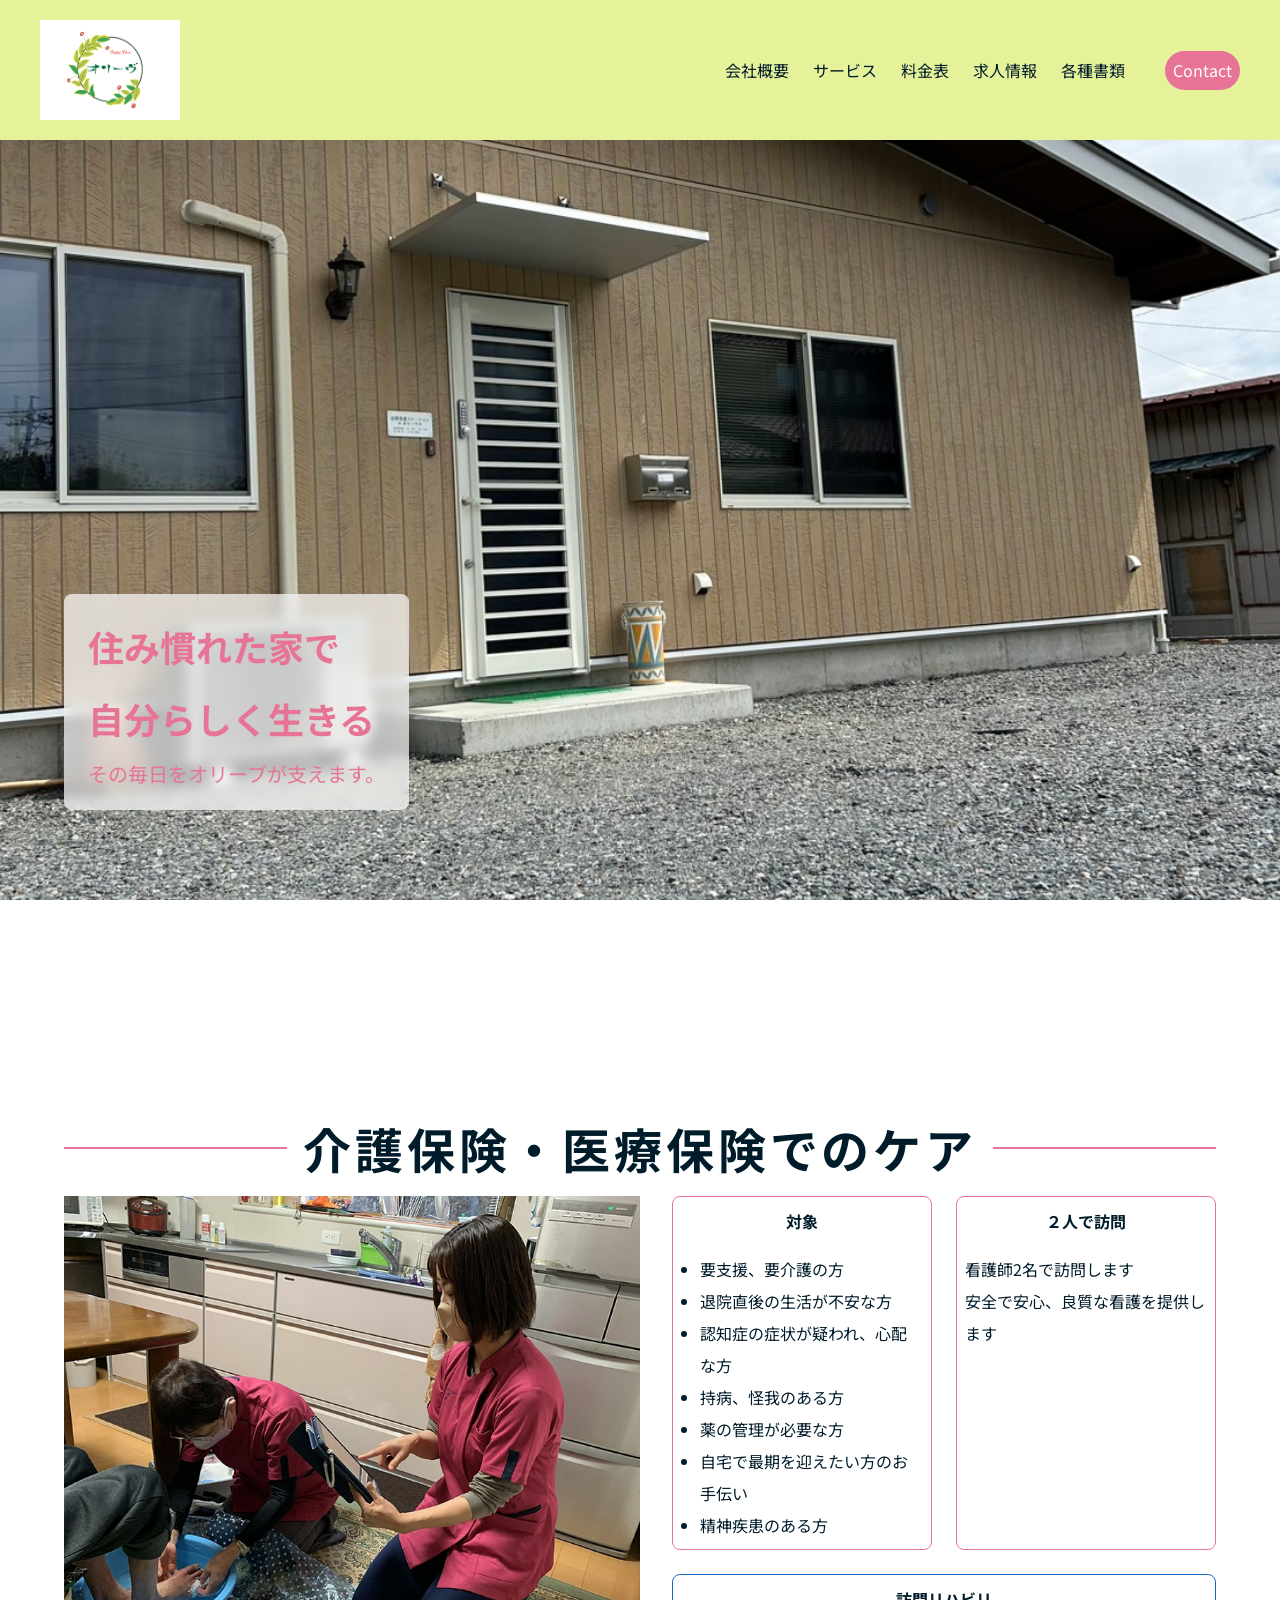
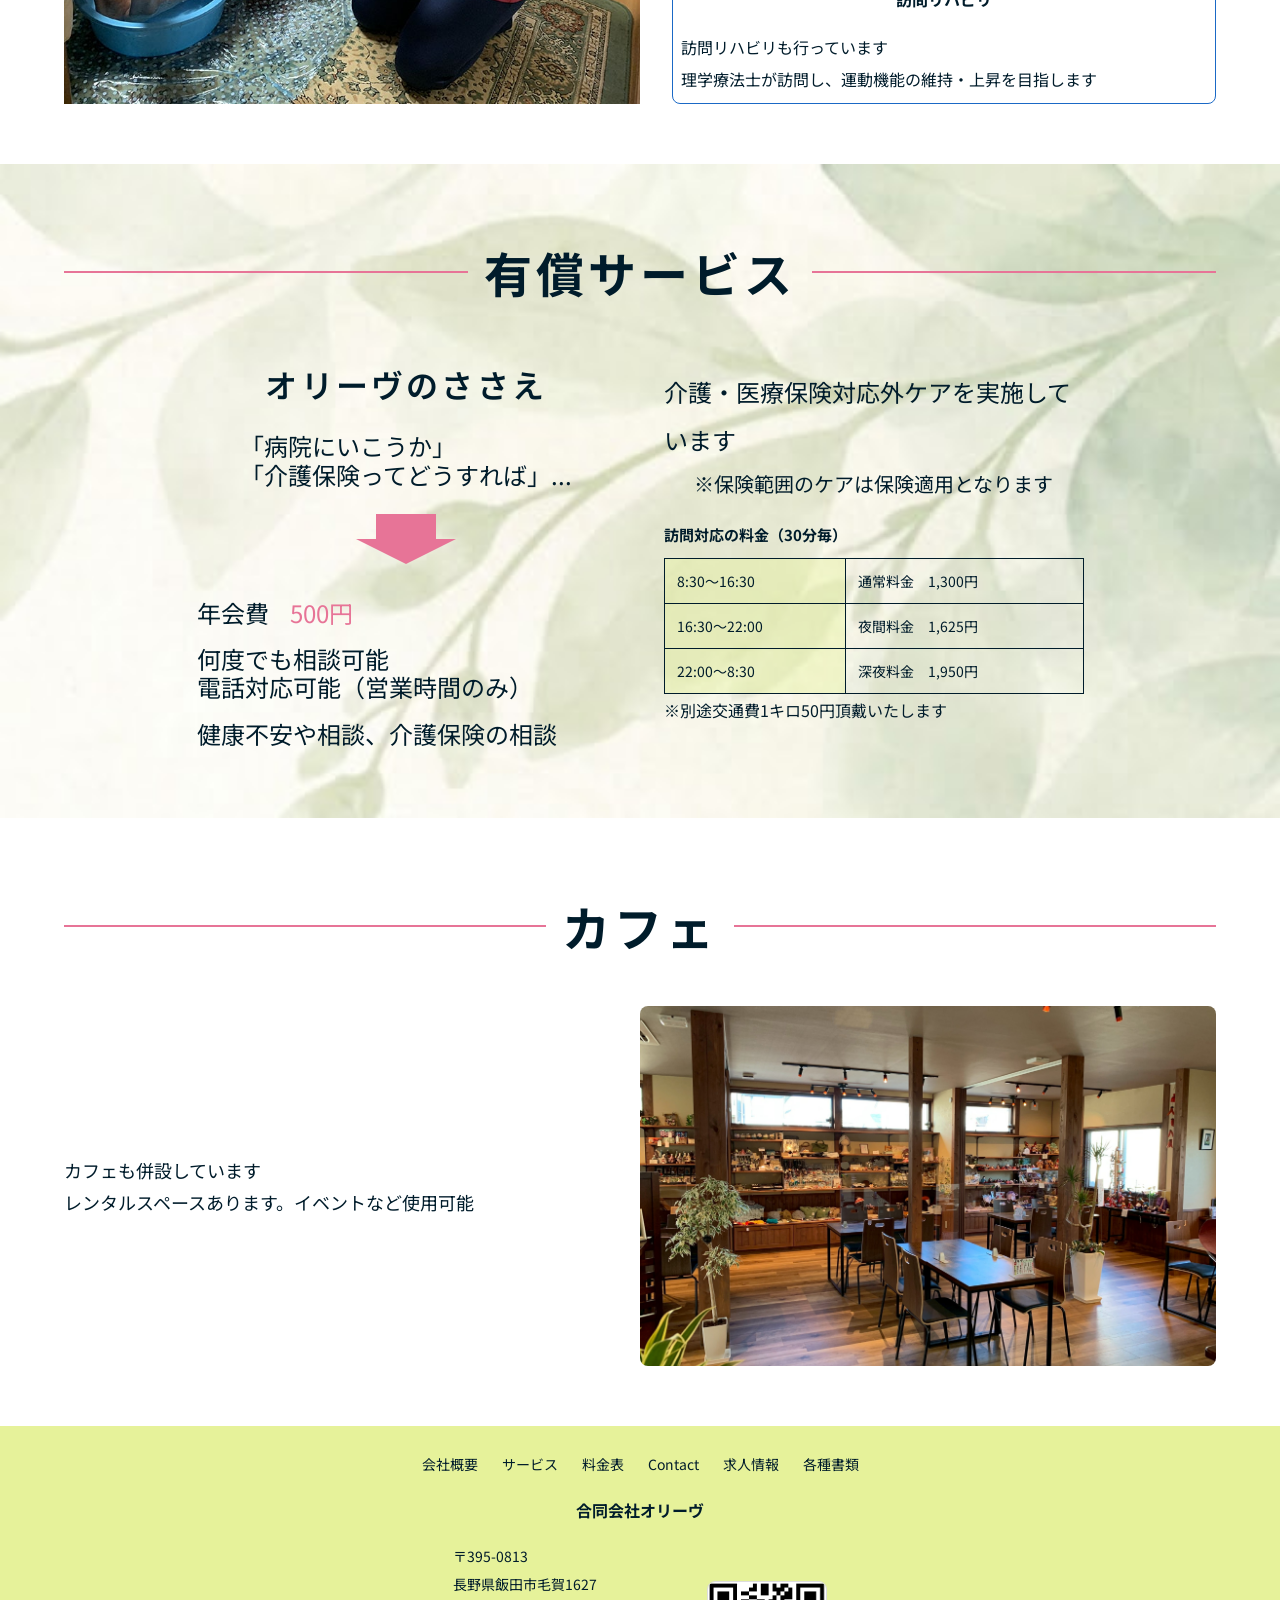
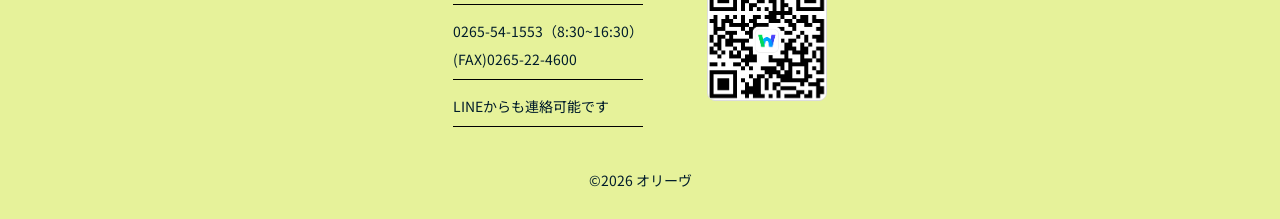
<file: index.html>
<!doctype html>
<html lang="ja">
  <head>
    <meta charset="utf-8" />
    <meta name="viewport" content="width=device-width,initial-scale=1" />
    <title>合同会社オリーヴ | 訪問看護・介護サポート</title>
    <meta
      name="description"
      content="合同会社オリーヴは長野県飯田市の訪問看護・介護サポートサービスです。2人1組での訪問看護、オリーブ友の会など、地域の皆様の生活をサポートします。"
    />
    <meta name="format-detection" content="telephone=no" />

    <!-- favicon/web-clip-icon -->
    <link rel="icon" href="favicon.ico" type="image/x-icon" />
    <!-- image/ico → image/x-icon -->
    <link rel="icon" href="favicon.png" type="image/png" />
    <link rel="icon" href="favicon.svg" type="image/svg+xml" />
    <link rel="apple-touch-icon" href="webclip.png" />

    <!-- ogp -->
    <meta property="og:site_name" content="合同会社オリーヴ" />
    <meta
      property="og:url"
      content="https://brilliant-beignet-efe271.netlify.app"
    />
    <meta
      property="og:image"
      content="https://brilliant-beignet-efe271.netlify.app/img/ogp.jpg"
    />
    <meta property="og:type" content="website" />
    <meta
      property="og:title"
      content="合同会社オリーヴ | 訪問看護・介護サポート"
    />
    <meta
      property="og:description"
      content="合同会社オリーヴは長野県飯田市の訪問看護・介護サポートサービスです。2人1組での訪問看護、オリーブ友の会など、地域の皆様の生活をサポートします。"
    />
    <meta property="og:locale" content="ja_JP" />
    <meta name="twitter:card" content="summary_large_image" />
    <meta
      name="twitter:title"
      content="合同会社オリーヴ | 訪問看護・介護サポート"
    />
    <meta
      name="twitter:description"
      content="合同会社オリーヴは長野県飯田市の訪問看護・介護サポートサービスです。"
    />
    <meta name="twitter:image:src" content="URL" />

    <!-- swiper -->
    <link
      rel="stylesheet"
      href="https://cdn.jsdelivr.net/npm/swiper@11/swiper-bundle.min.css"
    />

    <!-- google fonts -->
    <link rel="preconnect" href="https://fonts.googleapis.com" />
    <link rel="preconnect" href="https://fonts.gstatic.com" crossorigin />
    <link
      href="https://fonts.googleapis.com/css2?family=Noto+Sans+JP:wght@400;500;700&family=Roboto:wght@400;700&display=swap"
      rel="stylesheet"
    />

    <!-- css -->
    <link rel="stylesheet" href="css/reset.css" />
    <link rel="stylesheet" href="css/style.css" />
  </head>

  <body>
    <header class="l_header">
      <h1 class="header-logo">
        <a href="index.html" class="header-logo_link">
          <img
            src="img/logo_olive_oct2021_outline.png"
            alt="訪問看護ステーション オリーヴ"
            class="header-logo-img"
          />
        </a>
      </h1>
      <nav class="header-nav" id="js-drawer">
        <ul class="header-nav_list">
          <li class="header-nav_item">
            <a href="about.html" class="header-nav_link">会社概要</a>
          </li>
          <li class="header-nav_item">
            <a href="service.html" class="header-nav_link">サービス</a>
          </li>
          <li class="header-nav_item">
            <a href="service.html#price" class="header-nav_link">料金表</a>
          </li>
          <li class="header-nav_item">
            <a href="recruit.html" class="header-nav_link">求人情報</a>
          </li>
          <li class="header-nav_item">
            <a href="frame.html" class="header-nav_link">各種書類</a>
          </li>
        </ul>
      </nav>
      <div class="m_menu-box">
        <button class="m_contact">
          <a href="contact.html" class="header-contact_link">Contact</a>
        </button>
        <button class="m_menu" id="js-menu-btn">MENU</button>
      </div>
    </header>
    <div class="m_overlay" id="js-overlay"></div>

    <div class="top_kv">
      <div class="kv-innner">
        <div class="top_kv_box">
          <p class="top_kv_txt-main">住み慣れた家で<br />自分らしく生きる</p>
          <p class="top_kv_txt-sub">その毎日をオリーブが支えます。</p>
        </div>
      </div>
    </div>

    <main class="l_main">
      <section class="top_about">
        <div class="l_contents">
          <div class="l_container-lg">
            <h2 class="top_section_title">介護保険・医療保険でのケア</h2>
            <div class="top_about_body">
              <div class="top_about_contents">
                <div class="top_about_img-wrapper">
                  <img
                    src="img/DDB1BCD4-06C5-47D3-8EE8-0054EC0A61FA-min.jpg"
                    alt="２人で訪問し処置する様子"
                    height="720"
                    width="960"
                    class="top_about_img"
                  />
                </div>
                <div class="top_about_txt-wrapper">
                  <div class="top_about_txt-box">
                    <h3 class="top_about-heading top_about-heading__target">
                      対象
                    </h3>
                    <div class="top_about_desc top_about_desc__target">
                      <ul class="top_about_desc-list">
                        <li class="top_about_desc-item">要支援、要介護の方</li>
                        <li class="top_about_desc-item">
                          退院直後の生活が不安な方
                        </li>
                        <li class="top_about_desc-item">
                          認知症の症状が疑われ、心配な方
                        </li>
                        <li class="top_about_desc-item">持病、怪我のある方</li>
                        <li class="top_about_desc-item">薬の管理が必要な方</li>
                        <li class="top_about_desc-item">
                          自宅で最期を迎えたい方のお手伝い
                        </li>
                        <li class="top_about_desc-item">精神疾患のある方</li>
                      </ul>
                    </div>
                  </div>

                  <div class="top_about_txt-box">
                    <h3 class="top_about-heading top_about-heading__visit">
                      ２人で訪問
                    </h3>
                    <p class="top_about_desc top_about_desc__visit">
                      看護師2名で訪問します
                      <br class="top_about_desc-visit-sub" />
                      安全で安心、良質な看護を提供します
                    </p>
                  </div>

                  <div class="top_about_txt-box top_about_txt-box__reha">
                    <h3 class="top_about-heading top_about-heading__reha">
                      訪問リハビリ
                    </h3>
                    <p class="top_about_desc top_about_desc__reha">
                      訪問リハビリも行っています
                      <br class="top_about_desc-reha-sub" />
                      理学療法士が訪問し、運動機能の維持・上昇を目指します
                    </p>
                  </div>
                </div>
              </div>
            </div>
          </div>
        </div>
      </section>

      <section class="top_service">
        <div class="l_contents">
          <div class="l_container-lg">
            <h2 class="top_section_title">有償サービス</h2>
            <div class="top_service-body">
              <div class="top_service-contents">
                <ul class="top_service-list">
                  <li class="top_service-item">
                    <h3 class="top_service-heading">オリーヴのささえ</h3>
                    <div class="top_friend-intro">
                      <p class="top_friend-intro-txt">
                        「病院にいこうか」<br />
                        「介護保険ってどうすれば」...
                      </p>
                      <div class="top_service-arrow"></div>
                    </div>
                    <div class="top_friend-plan">
                      <p class="top_friend-fee">
                        年会費 <span class="top_friend-price">500円</span>
                      </p>
                      <p class="top_friend-merit">
                        何度でも相談可能 <br />
                        電話対応可能（営業時間のみ）
                      </p>
                      <p class="top_friend-desc">
                        健康不安や相談、介護保険の相談
                      </p>
                    </div>
                  </li>

                  <li class="top_service-item">
                    <p class="top_support-desc">
                      介護・医療保険対応外ケアを実施しています<br />
                      <small>※保険範囲のケアは保険適用となります</small>
                    </p>
                    <div class="top_service-price-table">
                      <h4 class="top_service-price-title">
                        訪問対応の料金（30分毎）
                      </h4>
                      <table class="top_service-table">
                        <tr>
                          <th>8:30〜16:30</th>
                          <td>通常料金　1,300円</td>
                        </tr>
                        <tr>
                          <th>16:30〜22:00</th>
                          <td>夜間料金　1,625円</td>
                        </tr>
                        <tr>
                          <th>22:00〜8:30</th>
                          <td>深夜料金　1,950円</td>
                        </tr>
                      </table>
                      <p class="top_service-price-note">
                        ※別途交通費1キロ50円頂戴いたします
                      </p>
                    </div>
                  </li>
                </ul>
              </div>
            </div>
          </div>
        </div>
      </section>

      <!-- <div class="top_service-btn-wrapper m_btn-wrapper">
                      <a href="service.html" class="m_btn">詳細はこちら</a>
                    </div>
                  </li> -->

      <!-- <li class="top_service-item">
                    <h3 class="top_service-heading support">オリーブの支え</h3>
                    <p class="top_support-desc">
                      定期的な訪問<br />
                      日常生活のお手伝い<br />
                      遠方に住む親御さんの体調管理
                    </p>
                    <div class="top_support-contents">
                      <p class="top_support-label">内容</p>
                      <ul class="top_support-list">
                        <li class="top_support-item">定期的な健康チェック</li>
                        <li class="top_support-item">急変時対応</li>
                        <li class="top_support-item">
                          受診付き添い（タクシー同乗）
                        </li>
                        <li class="top_support-item">食事の準備</li>
                      </ul>
                    </div>
                    <div class="top_service-btn-wrapper m_btn-wrapper">
                      <a href="service.html#price" class="m_btn">料金表</a>
                    </div>
                  </li> -->

      <section class="top_cafe">
        <div class="l_contents">
          <div class="l_container-lg">
            <h2 class="top_section_title">カフェ</h2>
            <div class="top_cafe-contents">
              <div class="top_cafe_img-wrapper">
                <img
                  src="img/Olive-cafe.jpg"
                  alt="カフェの画像"
                  width="450"
                  height="390"
                  class="top_cafe_img"
                />
              </div>
              <div class="top_cafe-desc">
                <p class="top_cafe-txt">
                  カフェも併設しています<br />
                  レンタルスペースあります。イベントなど使用可能
                </p>
              </div>
            </div>
          </div>
        </div>
      </section>
    </main>

    <footer class="l_footer">
      <div class="l_footer-inner">
        <nav class="l_footer-nav">
          <ul class="footer-nav_list">
            <li class="l_footer-nav_item">
              <a href="about.html" class="l_footer-nav_link">会社概要</a>
            </li>
            <li class="l_footer-nav_item">
              <a href="service.html" class="l_footer-nav_link">サービス</a>
            </li>
            <li class="l_footer-nav_item">
              <a href="service.html#price" class="l_footer-nav_link">料金表</a>
            </li>
            <li class="l_footer-nav_item">
              <a href="contact.html" class="l_footer-nav_link">Contact</a>
            </li>
            <li class="l_footer-nav_item">
              <a href="recruit.html" class="l_footer-nav_link">求人情報</a>
            </li>
            <li class="l_footer-nav_item">
              <a href="frame.html" class="l_footer-nav_link">各種書類</a>
            </li>
          </ul>
        </nav>
        <div class="l_footer-logo">
          <a href="index.html" class="l_footer-logo_link">合同会社オリーヴ</a>
        </div>
        <div class="l_footer-contents">
          <div class="l_footer_info">
            <p class="l_footer_adress">
              〒395-0813<br />
              長野県飯田市毛賀1627
            </p>
            <a href="tel:0265-54-1553" class="l_footer-tell"
              >0265-54-1553（8:30~16:30）<br />
              (FAX)0265-22-4600
            </a>
            <p class="l_footer-atension">LINEからも連絡可能です</p>
          </div>
          <div class="l_footer-contact">
            <a
              href="https://contact.worksmobile.com/p/worksat-invitation?externalCode=a9eb1814-4440-4dca-9854-04e17f97efec"
              class="l_footer-contact_link"
            >
              <img src="img/Olive-QR.jpg" alt="LINE" />
            </a>
          </div>
        </div>

        <p class="l_footer-copyright">
          <small class="l_footer-copyright_txt">&copy;2026 オリーヴ</small>
        </p>
      </div>
    </footer>
    <script src="js/main.js"></script>
  </body>
</html>
</file>
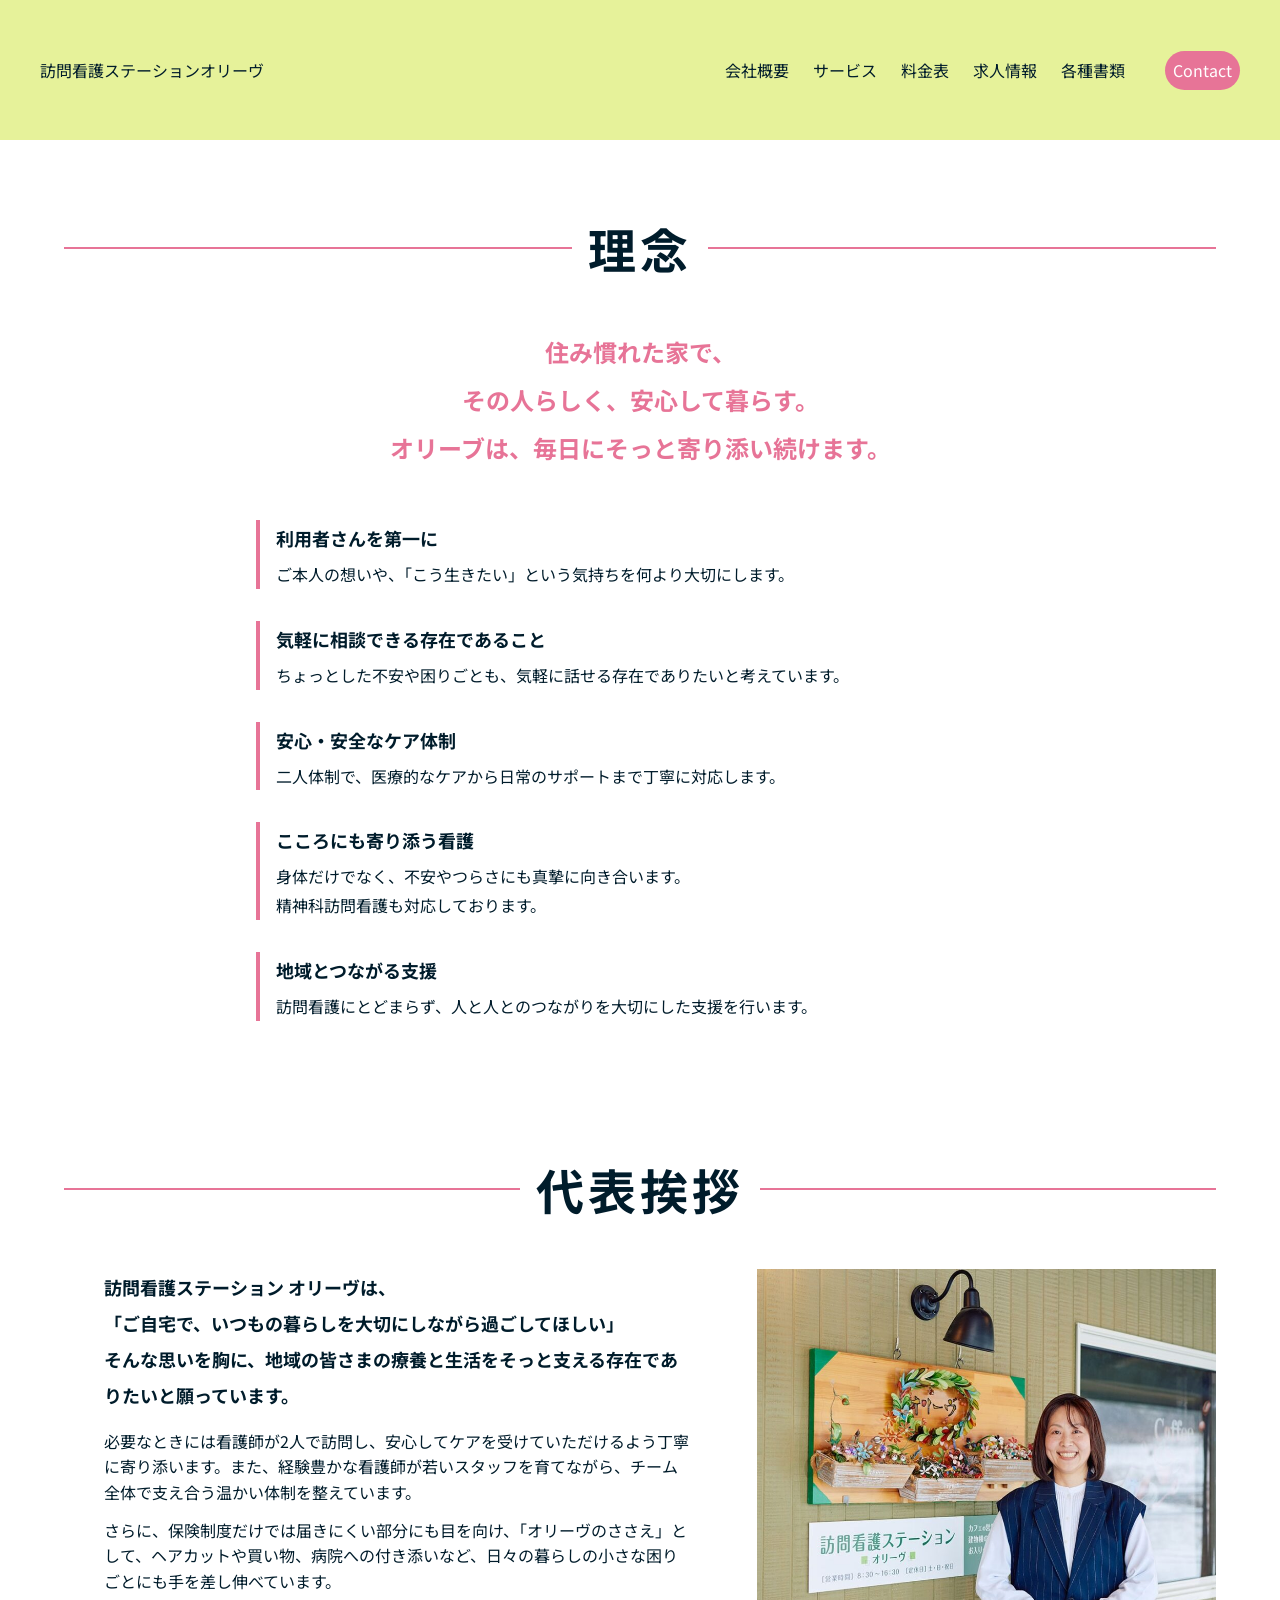
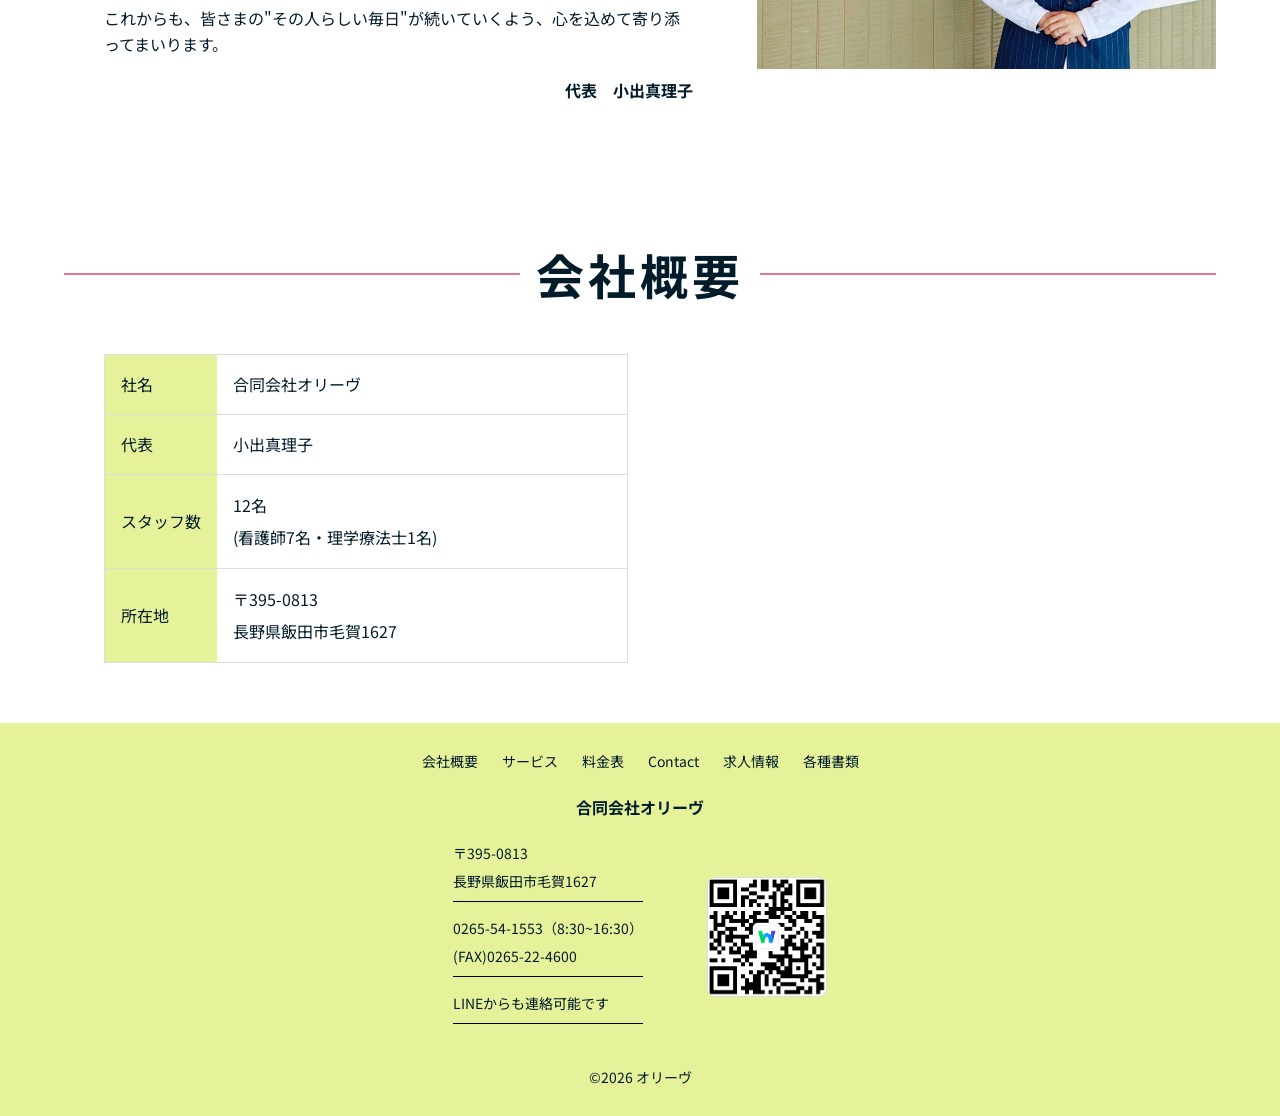
<file: about.html>
<!doctype html>
<html lang="ja">
  <head>
    <meta charset="utf-8" />
    <meta name="viewport" content="width=device-width,initial-scale=1" />
    <title>合同会社オリーヴ | 会社概要</title>
    <meta
      name="description"
      content="合同会社オリーヴは長野県飯田市の訪問看護・介護サポートサービスです。2人1組での訪問看護、オリーブ友の会など、地域の皆様の生活をサポートします。"
    />
    <meta name="format-detection" content="telephone=no" />

    <!-- favicon/web-clip-icon -->
    <link rel="icon" href="favicon.ico" type="image/x-icon" />
    <!-- image/ico → image/x-icon -->
    <link rel="icon" href="favicon.png" type="image/png" />
    <link rel="icon" href="favicon.svg" type="image/svg+xml" />
    <link rel="apple-touch-icon" href="webclip.png" />

    <!-- ogp -->
    <meta property="og:site_name" content="合同会社オリーヴ" />
    <meta
      property="og:url"
      content="https://brilliant-beignet-efe271.netlify.app"
    />
    <meta
      property="og:image"
      content="https://brilliant-beignet-efe271.netlify.app/img/ogp.jpg"
    />
    <meta property="og:type" content="website" />
    <meta property="og:title" content="合同会社オリーヴ | 会社概要" />
    <meta
      property="og:description"
      content="合同会社オリーヴは長野県飯田市の訪問看護・介護サポートサービスです。2人1組での訪問看護、オリーブ友の会など、地域の皆様の生活をサポートします。"
    />
    <meta property="og:locale" content="ja_JP" />
    <meta name="twitter:card" content="summary_large_image" />
    <meta name="twitter:title" content="合同会社オリーヴ | 会社概要" />
    <meta
      name="twitter:description"
      content="合同会社オリーヴは長野県飯田市の訪問看護・介護サポートサービスです。"
    />
    <meta name="twitter:image:src" content="URL" />

    <!-- swiper -->
    <link
      rel="stylesheet"
      href="https://cdn.jsdelivr.net/npm/swiper@11/swiper-bundle.min.css"
    />

    <!-- google fonts -->
    <link rel="preconnect" href="https://fonts.googleapis.com" />
    <link rel="preconnect" href="https://fonts.gstatic.com" crossorigin />
    <link
      href="https://fonts.googleapis.com/css2?family=Noto+Sans+JP:wght@400;500;700&family=Roboto:wght@400;700&display=swap"
      rel="stylesheet"
    />

    <!-- css -->
    <link rel="stylesheet" href="css/reset.css" />
    <link rel="stylesheet" href="css/style.css" />
  </head>

  <body>
    <header class="l_header">
      <h1 class="header-logo">
        <a href="index.html" class="header-logo_link">
          <span class="header-logo_sub">訪問看護ステーション</span>
          <span class="header-logo_main">オリーヴ</span>
        </a>
      </h1>
      <nav class="header-nav" id="js-drawer">
        <ul class="header-nav_list">
          <li class="header-nav_item">
            <a href="about.html" class="header-nav_link">会社概要</a>
          </li>
          <li class="header-nav_item">
            <a href="service.html" class="header-nav_link">サービス</a>
          </li>
          <li class="header-nav_item">
            <a href="service.html#price" class="header-nav_link">料金表</a>
          </li>
          <li class="header-nav_item">
            <a href="recruit.html" class="header-nav_link">求人情報</a>
          </li>
          <li class="header-nav_item">
            <a href="frame.html" class="header-nav_link">各種書類</a>
          </li>
        </ul>
      </nav>
      <div class="m_menu-box">
        <button class="m_contact">
          <a href="contact.html" class="header-contact_link">Contact</a>
        </button>
        <button class="m_menu" id="js-menu-btn">MENU</button>
      </div>
    </header>
    <div class="m_overlay" id="js-overlay"></div>

    <main class="l_main">
      <section class="about_philosophy">
        <div class="l_contents">
          <div class="l_container-lg">
            <h2 class="top_section_title">理念</h2>
            <div class="about_philosophy-body">
              <p class="about_philosophy-lead">
                住み慣れた家で、<br />
                その人らしく、安心して暮らす。<br />
                オリーブは、毎日にそっと寄り添い続けます。
              </p>

              <div class="about_philosophy-list">
                <div class="about_philosophy-item">
                  <h3 class="about_philosophy-heading">利用者さんを第一に</h3>
                  <p class="about_philosophy-txt">
                    ご本人の想いや、「こう生きたい」という気持ちを何より大切にします。
                  </p>
                </div>
                <div class="about_philosophy-item">
                  <h3 class="about_philosophy-heading">
                    気軽に相談できる存在であること
                  </h3>
                  <p class="about_philosophy-txt">
                    ちょっとした不安や困りごとも、気軽に話せる存在でありたいと考えています。
                  </p>
                </div>
                <div class="about_philosophy-item">
                  <h3 class="about_philosophy-heading">安心・安全なケア体制</h3>
                  <p class="about_philosophy-txt">
                    二人体制で、医療的なケアから日常のサポートまで丁寧に対応します。
                  </p>
                </div>
                <div class="about_philosophy-item">
                  <h3 class="about_philosophy-heading">
                    こころにも寄り添う看護
                  </h3>
                  <p class="about_philosophy-txt">
                    身体だけでなく、不安やつらさにも真摯に向き合います。<br />
                    精神科訪問看護も対応しております。
                  </p>
                </div>
                <div class="about_philosophy-item">
                  <h3 class="about_philosophy-heading">地域とつながる支援</h3>
                  <p class="about_philosophy-txt">
                    訪問看護にとどまらず、人と人とのつながりを大切にした支援を行います。
                  </p>
                </div>
              </div>
            </div>
          </div>
        </div>
      </section>

      <section class="about_greeting">
        <div class="l_contents">
          <div class="l_container-lg">
            <h2 class="top_section_title">代表挨拶</h2>
            <div class="about_greeting-body">
              <div class="about_greeting-img-wrapper">
                <img
                  src="img/Olive-daihyo.jpg"
                  alt="代表の写真"
                  class="about_greeting-img"
                  height="780"
                  width="1187"
                />
              </div>
              <div class="about_greeting-txt-wrapper">
                <p class="about_greeting-lead">
                  訪問看護ステーション オリーヴは、<br />
                  「ご自宅で、いつもの暮らしを大切にしながら過ごしてほしい」<br />
                  そんな思いを胸に、地域の皆さまの療養と生活をそっと支える存在でありたいと願っています。
                </p>
                <p class="about_greeting-txt">
                  必要なときには看護師が2人で訪問し、安心してケアを受けていただけるよう丁寧に寄り添います。また、経験豊かな看護師が若いスタッフを育てながら、チーム全体で支え合う温かい体制を整えています。
                </p>
                <p class="about_greeting-txt">
                  さらに、保険制度だけでは届きにくい部分にも目を向け、「オリーヴのささえ」として、ヘアカットや買い物、病院への付き添いなど、日々の暮らしの小さな困りごとにも手を差し伸べています。
                </p>
                <p class="about_greeting-txt">
                  これからも、皆さまの"その人らしい毎日"が続いていくよう、心を込めて寄り添ってまいります。
                </p>
                <p class="about_greeting-sign">代表　小出真理子</p>
              </div>
            </div>
          </div>
        </div>
      </section>
      <section class="about_company">
        <div class="l_container-lg">
          <div class="l_contents">
            <h2 class="top_section_title">会社概要</h2>
            <div class="about_company-body">
              <table class="about_company-table">
                <tr class="about_company-row">
                  <th class="about_company-th">社名</th>
                  <td class="about_company-td">合同会社オリーヴ</td>
                </tr>
                <tr class="about_company-row">
                  <th class="about_company-th">代表</th>
                  <td class="about_company-td">小出真理子</td>
                </tr>
                <tr class="about_company-row">
                  <th class="about_company-th">スタッフ数</th>
                  <td class="about_company-td staff">
                    12名<br />
                    (看護師7名・理学療法士1名)
                  </td>
                </tr>
                <tr class="about_company-row">
                  <th class="about_company-th">所在地</th>
                  <td class="about_company-td">
                    〒395-0813<br />
                    長野県飯田市毛賀1627
                  </td>
                </tr>
              </table>

              <div class="about_company-map-wrapper">
                <iframe
                  src="https://www.google.com/maps/embed?pb=!1m18!1m12!1m3!1d3248.969341262734!2d137.8365075416959!3d35.48030237276652!2m3!1f0!2f0!3f0!3m2!1i1024!2i768!4f13.1!3m3!1m2!1s0x601c9959c28e274d%3A0xd0a84589128f052d!2z44CSMzk1LTA4MTMg6ZW36YeO55yM6aOv55Sw5biC5q-b6LOA77yR77yW77yS77yX!5e0!3m2!1sja!2sjp!4v1774446227648!5m2!1sja!2sjp"
                  width="100%"
                  height="300er: 0"
                  style="border: 0"
                  allowfullscreen=""
                  loading="lazy"
                  referrerpolicy="no-referrer-when-downgrade"
                ></iframe>
              </div>
            </div>
          </div>
        </div>
      </section>
    </main>

    <footer class="l_footer">
      <div class="l_footer-inner">
        <nav class="l_footer-nav">
          <ul class="footer-nav_list">
            <li class="l_footer-nav_item">
              <a href="about.html" class="l_footer-nav_link">会社概要</a>
            </li>
            <li class="l_footer-nav_item">
              <a href="service.html" class="l_footer-nav_link">サービス</a>
            </li>
            <li class="l_footer-nav_item">
              <a href="service.html#price" class="l_footer-nav_link">料金表</a>
            </li>
            <li class="l_footer-nav_item">
              <a href="contact.html" class="l_footer-nav_link">Contact</a>
            </li>
            <li class="l_footer-nav_item">
              <a href="recruit.html" class="l_footer-nav_link">求人情報</a>
            </li>
            <li class="l_footer-nav_item">
              <a href="frame.html" class="l_footer-nav_link">各種書類</a>
            </li>
          </ul>
        </nav>
        <div class="l_footer-logo">
          <a href="index.html" class="l_footer-logo_link">合同会社オリーヴ</a>
        </div>
        <div class="l_footer-contents">
          <div class="l_footer_info">
            <p class="l_footer_adress">
              〒395-0813<br />
              長野県飯田市毛賀1627
            </p>
            <a href="tel:0265-54-1553" class="l_footer-tell"
              >0265-54-1553（8:30~16:30）<br />
              (FAX)0265-22-4600
            </a>
            <p class="l_footer-atension">LINEからも連絡可能です</p>
          </div>
          <div class="l_footer-contact">
            <a
              href="https://contact.worksmobile.com/p/worksat-invitation?externalCode=a9eb1814-4440-4dca-9854-04e17f97efec"
              class="l_footer-contact_link"
            >
              <img src="img/Olive-QR.jpg" alt="LINE" />
            </a>
          </div>
        </div>

        <p class="l_footer-copyright">
          <small class="l_footer-copyright_txt">&copy;2026 オリーヴ</small>
        </p>
      </div>
    </footer>
    <script src="js/main.js"></script>
  </body>
</html>
</file>
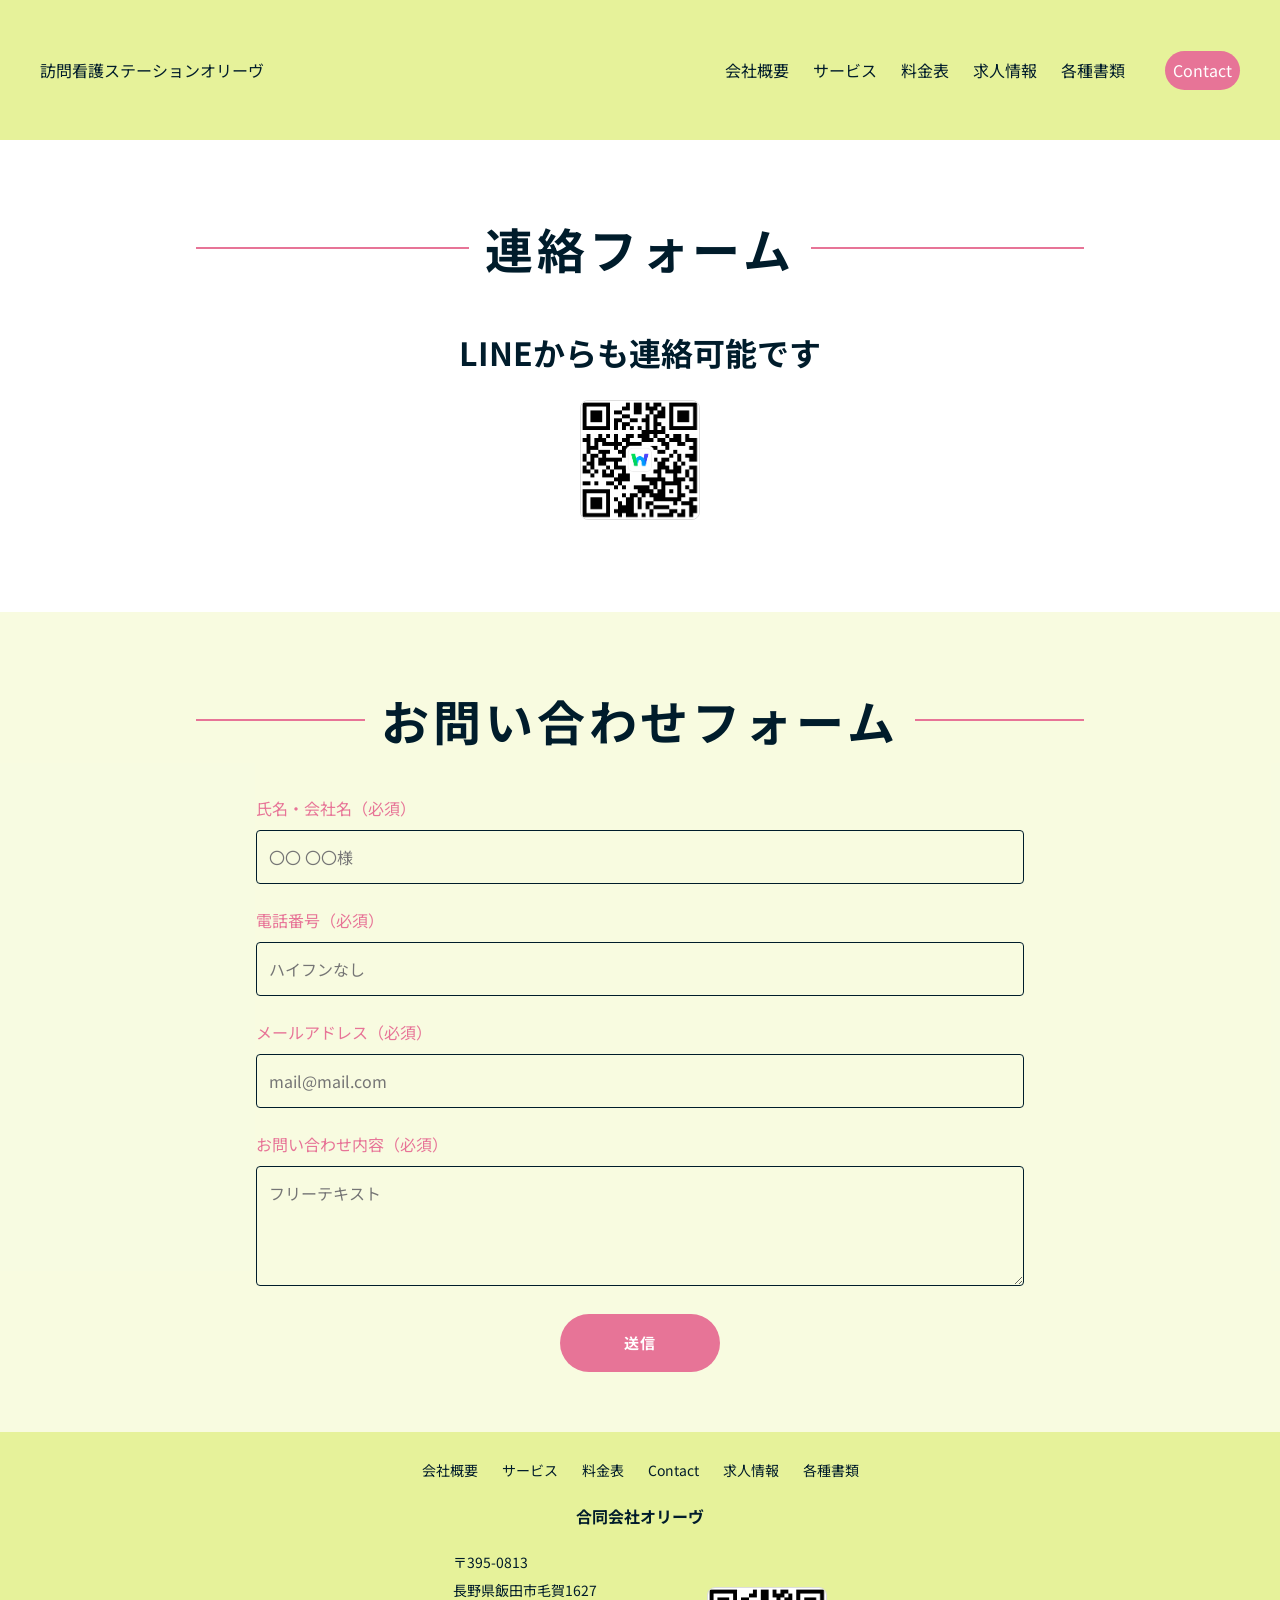
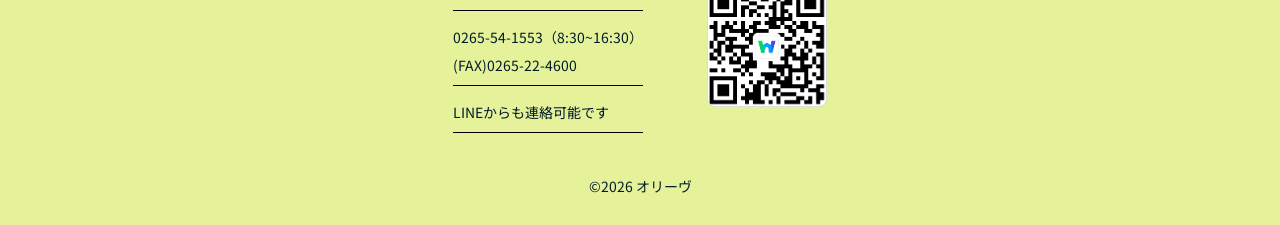
<file: contact.html>
<!doctype html>
<html lang="ja">
  <head>
    <meta charset="utf-8" />
    <meta name="viewport" content="width=device-width,initial-scale=1" />
    <title>合同会社オリーヴ | お問い合わせ</title>
    <meta
      name="description"
      content="合同会社オリーヴは長野県飯田市の訪問看護・介護サポートサービスです。2人1組での訪問看護、オリーブ友の会など、地域の皆様の生活をサポートします。"
    />
    <meta name="format-detection" content="telephone=no" />

    <!-- favicon/web-clip-icon -->
    <link rel="icon" href="favicon.ico" type="image/x-icon" />
    <!-- image/ico → image/x-icon -->
    <link rel="icon" href="favicon.png" type="image/png" />
    <link rel="icon" href="favicon.svg" type="image/svg+xml" />
    <link rel="apple-touch-icon" href="webclip.png" />

    <!-- ogp -->
    <meta property="og:site_name" content="合同会社オリーヴ" />
    <meta
      property="og:url"
      content="https://brilliant-beignet-efe271.netlify.app"
    />
    <meta
      property="og:image"
      content="https://brilliant-beignet-efe271.netlify.app/img/ogp.jpg"
    />
    <meta property="og:type" content="website" />
    <meta property="og:title" content="合同会社オリーヴ | お問い合わせ" />
    <meta
      property="og:description"
      content="合同会社オリーヴは長野県飯田市の訪問看護・介護サポートサービスです。2人1組での訪問看護、オリーブ友の会など、地域の皆様の生活をサポートします。"
    />
    <meta property="og:locale" content="ja_JP" />
    <meta name="twitter:card" content="summary_large_image" />
    <meta name="twitter:title" content="合同会社オリーヴ | お問い合わせ" />
    <meta
      name="twitter:description"
      content="合同会社オリーヴは長野県飯田市の訪問看護・介護サポートサービスです。"
    />
    <meta name="twitter:image:src" content="URL" />

    <!-- swiper -->
    <link
      rel="stylesheet"
      href="https://cdn.jsdelivr.net/npm/swiper@11/swiper-bundle.min.css"
    />

    <!-- google fonts -->
    <link rel="preconnect" href="https://fonts.googleapis.com" />
    <link rel="preconnect" href="https://fonts.gstatic.com" crossorigin />
    <link
      href="https://fonts.googleapis.com/css2?family=Noto+Sans+JP:wght@400;500;700&family=Roboto:wght@400;700&display=swap"
      rel="stylesheet"
    />

    <!-- css -->
    <link rel="stylesheet" href="css/reset.css" />
    <link rel="stylesheet" href="css/style.css" />
  </head>

  <body>
    <header class="l_header">
      <h1 class="header-logo">
        <a href="index.html" class="header-logo_link">
          <span class="header-logo_sub">訪問看護ステーション</span>
          <span class="header-logo_main">オリーヴ</span>
        </a>
      </h1>
      <nav class="header-nav" id="js-drawer">
        <ul class="header-nav_list">
          <li class="header-nav_item">
            <a href="about.html" class="header-nav_link">会社概要</a>
          </li>
          <li class="header-nav_item">
            <a href="service.html" class="header-nav_link">サービス</a>
          </li>
          <li class="header-nav_item">
            <a href="service.html#price" class="header-nav_link">料金表</a>
          </li>
          <li class="header-nav_item">
            <a href="recruit.html" class="header-nav_link">求人情報</a>
          </li>
          <li class="header-nav_item">
            <a href="frame.html" class="header-nav_link">各種書類</a>
          </li>
        </ul>
      </nav>
      <div class="m_menu-box">
        <button class="m_contact">
          <a href="contact.html" class="header-contact_link">Contact</a>
        </button>
        <button class="m_menu" id="js-menu-btn">MENU</button>
      </div>
    </header>
    <div class="m_overlay" id="js-overlay"></div>

    <main class="l_main">
      <section class="contact_line">
        <div class="l_container">
          <div class="l_contents">
            <h2 class="top_section_title">連絡フォーム</h2>
            <div class="service-body">
              <p class="contact_line-txt">LINEからも連絡可能です</p>
              <div class="contact_line-img-wrapper">
                <a
                  href="https://contact.worksmobile.com/p/worksat-invitation?externalCode=a9eb1814-4440-4dca-9854-04e17f97efec"
                  target="_blank"
                  rel="noopener noreferrer"
                >
                  <img
                    src="img/Olive-QR.jpg"
                    alt="LINEのQRコード"
                    class="contact_line-img"
                  />
                </a>
              </div>
            </div>
          </div>
        </div>
      </section>

      <section class="contact_form">
        <div class="l_container">
          <div class="l_contents">
            <h2 class="top_section_title">お問い合わせフォーム</h2>

            <div class="contact_form_inner">
              <form class="contact_form-body">
                <div class="contact_form-item">
                  <label class="contact_form-label" for="name"
                    >氏名・会社名（必須）</label
                  >
                  <input
                    id="name"
                    name="name"
                    type="text"
                    class="contact_form-input"
                    placeholder="〇〇 〇〇様"
                    required
                  />
                </div>

                <div class="contact_form-item">
                  <label class="contact_form-label" for="tel"
                    >電話番号（必須）</label
                  >
                  <input
                    id="tel"
                    name="tel"
                    type="tel"
                    class="contact_form-input"
                    placeholder="ハイフンなし"
                    required
                  />
                </div>

                <div class="contact_form-item">
                  <label class="contact_form-label" for="email"
                    >メールアドレス（必須）</label
                  >
                  <input
                    id="email"
                    name="email"
                    type="email"
                    class="contact_form-input"
                    placeholder="mail@mail.com"
                    required
                  />
                </div>

                <div class="contact_form-item">
                  <label class="contact_form-label" for="message"
                    >お問い合わせ内容（必須）</label
                  >
                  <textarea
                    id="message"
                    name="message"
                    class="contact_form-textarea"
                    placeholder="フリーテキスト"
                    required
                  ></textarea>
                </div>

                <button type="submit" class="contact_form-btn m_btn">
                  送信
                </button>
              </form>
            </div>
          </div>
        </div>
      </section>
    </main>

    <footer class="l_footer">
      <div class="l_footer-inner">
        <nav class="l_footer-nav">
          <ul class="footer-nav_list">
            <li class="l_footer-nav_item">
              <a href="about.html" class="l_footer-nav_link">会社概要</a>
            </li>
            <li class="l_footer-nav_item">
              <a href="service.html" class="l_footer-nav_link">サービス</a>
            </li>
            <li class="l_footer-nav_item">
              <a href="service.html#price" class="l_footer-nav_link">料金表</a>
            </li>
            <li class="l_footer-nav_item">
              <a href="contact.html" class="l_footer-nav_link">Contact</a>
            </li>
            <li class="l_footer-nav_item">
              <a href="recruit.html" class="l_footer-nav_link">求人情報</a>
            </li>
            <li class="l_footer-nav_item">
              <a href="frame.html" class="l_footer-nav_link">各種書類</a>
            </li>
          </ul>
        </nav>
        <div class="l_footer-logo">
          <a href="index.html" class="l_footer-logo_link">合同会社オリーヴ</a>
        </div>
        <div class="l_footer-contents">
          <div class="l_footer_info">
            <p class="l_footer_adress">
              〒395-0813<br />
              長野県飯田市毛賀1627
            </p>
            <a href="tel:0265-54-1553" class="l_footer-tell"
              >0265-54-1553（8:30~16:30）<br />
              (FAX)0265-22-4600
            </a>
            <p class="l_footer-atension">LINEからも連絡可能です</p>
          </div>
          <div class="l_footer-contact">
            <a
              href="https://contact.worksmobile.com/p/worksat-invitation?externalCode=a9eb1814-4440-4dca-9854-04e17f97efec"
              class="l_footer-contact_link"
            >
              <img src="img/Olive-QR.jpg" alt="LINE" />
            </a>
          </div>
        </div>

        <p class="l_footer-copyright">
          <small class="l_footer-copyright_txt">&copy;2026 オリーヴ</small>
        </p>
      </div>
    </footer>
    <script src="js/main.js"></script>
  </body>
</html>
</file>
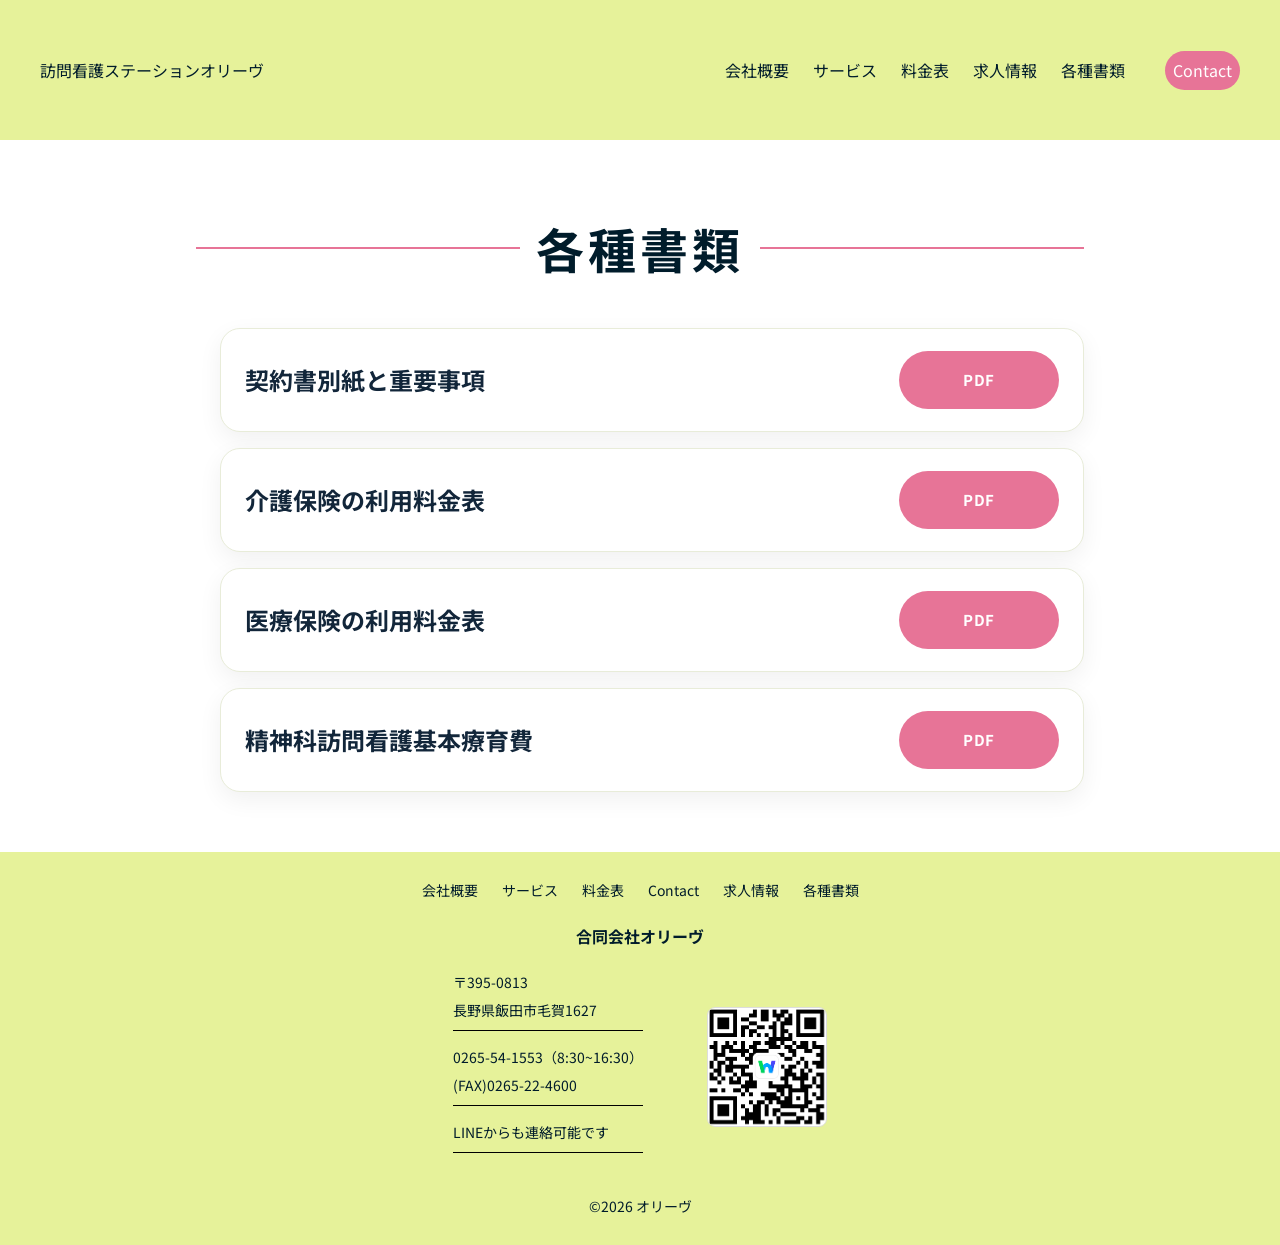
<file: frame.html>
<!doctype html>
<html lang="ja">
  <head>
    <meta charset="utf-8" />
    <meta name="viewport" content="width=device-width,initial-scale=1" />
    <title>合同会社オリーヴ | 各種書類</title>
    <meta
      name="description"
      content="合同会社オリーヴは長野県飯田市の訪問看護・介護サポートサービスです。2人1組での訪問看護、オリーブ友の会など、地域の皆様の生活をサポートします。"
    />
    <meta name="format-detection" content="telephone=no" />

    <!-- favicon/web-clip-icon -->
    <link rel="icon" href="favicon.ico" type="image/x-icon" />
    <!-- image/ico → image/x-icon -->
    <link rel="icon" href="favicon.png" type="image/png" />
    <link rel="icon" href="favicon.svg" type="image/svg+xml" />
    <link rel="apple-touch-icon" href="webclip.png" />

    <!-- ogp -->
    <meta property="og:site_name" content="合同会社オリーヴ" />
    <meta
      property="og:url"
      content="https://brilliant-beignet-efe271.netlify.app"
    />
    <meta
      property="og:image"
      content="https://brilliant-beignet-efe271.netlify.app/img/ogp.jpg"
    />
    <meta property="og:type" content="website" />
    <meta property="og:title" content="合同会社オリーヴ | 各種書類" />
    <meta
      property="og:description"
      content="合同会社オリーヴは長野県飯田市の訪問看護・介護サポートサービスです。2人1組での訪問看護、オリーブ友の会など、地域の皆様の生活をサポートします。"
    />
    <meta property="og:locale" content="ja_JP" />
    <meta name="twitter:card" content="summary_large_image" />
    <meta name="twitter:title" content="合同会社オリーヴ | 各種書類" />
    <meta
      name="twitter:description"
      content="合同会社オリーヴは長野県飯田市の訪問看護・介護サポートサービスです。"
    />
    <meta name="twitter:image:src" content="URL" />

    <!-- swiper -->
    <link
      rel="stylesheet"
      href="https://cdn.jsdelivr.net/npm/swiper@11/swiper-bundle.min.css"
    />

    <!-- google fonts -->
    <link rel="preconnect" href="https://fonts.googleapis.com" />
    <link rel="preconnect" href="https://fonts.gstatic.com" crossorigin />
    <link
      href="https://fonts.googleapis.com/css2?family=Noto+Sans+JP:wght@400;500;700&family=Roboto:wght@400;700&display=swap"
      rel="stylesheet"
    />

    <!-- css -->
    <link rel="stylesheet" href="css/reset.css" />
    <link rel="stylesheet" href="css/style.css" />
  </head>

  <body>
    <header class="l_header">
      <h1 class="header-logo">
        <a href="index.html" class="header-logo_link">
          <span class="header-logo_sub">訪問看護ステーション</span>
          <span class="header-logo_main">オリーヴ</span>
        </a>
      </h1>
      <nav class="header-nav" id="js-drawer">
        <ul class="header-nav_list">
          <li class="header-nav_item">
            <a href="about.html" class="header-nav_link">会社概要</a>
          </li>
          <li class="header-nav_item">
            <a href="service.html" class="header-nav_link">サービス</a>
          </li>
          <li class="header-nav_item">
            <a href="service.html#price" class="header-nav_link">料金表</a>
          </li>
          <li class="header-nav_item">
            <a href="recruit.html" class="header-nav_link">求人情報</a>
          </li>
          <li class="header-nav_item">
            <a href="frame.html" class="header-nav_link">各種書類</a>
          </li>
        </ul>
      </nav>
      <div class="m_menu-box">
        <button class="m_contact">
          <a href="contact.html" class="header-contact_link">Contact</a>
        </button>
        <button class="m_menu" id="js-menu-btn">MENU</button>
      </div>
    </header>
    <div class="m_overlay" id="js-overlay"></div>

    <!-- frame.html -->
    <main class="l_main">
      <section class="frame">
        <div class="l_contents">
          <div class="l_container">
            <h2 class="top_section_title">各種書類</h2>
            <ul class="frame-list">
              <li class="frame-item">
                <div class="frame_insurance-item">
                  <p class="frame_insurance-txt">契約書別紙と重要事項</p>
                  <a
                    href="files/Olive-important_Contact.pdf"
                    class="m_btn frame_price-btn"
                    target="_blank"
                    rel="noopener noreferrer"
                    aria-label="契約書別紙と重要事項のPDFを新しいタブで開く"
                  >
                    PDF
                  </a>
                </div>
              </li>

              <li class="frame-item">
                <div class="frame_insurance-item">
                  <p class="frame_insurance-txt">介護保険の利用料金表</p>
                  <a
                    href="files/OliveーNursing care Price.pdf"
                    class="m_btn frame_price-btn"
                    target="_blank"
                    rel="noopener noreferrer"
                    aria-label="介護保険の利用料金表のPDFを新しいタブで開く"
                  >
                    PDF
                  </a>
                </div>
              </li>

              <li class="frame-item">
                <div class="frame_insurance-item">
                  <p class="frame_insurance-txt">医療保険の利用料金表</p>
                  <a
                    href=""
                    class="m_btn frame_price-btn"
                    target="_blank"
                    rel="noopener noreferrer"
                    aria-label="医療保険の利用料金表のPDFを新しいタブで開く"
                  >
                    PDF
                  </a>
                </div>
              </li>

              <li class="frame-item">
                <div class="frame_insurance-item">
                  <p class="frame_insurance-txt">精神科訪問看護基本療育費</p>
                  <a
                    href="files/Olive-mental CareーPrice R8.pdf"
                    class="m_btn frame_price-btn"
                    target="_blank"
                    rel="noopener noreferrer"
                    aria-label="精神科訪問看護基本療育費のPDFを新しいタブで開く"
                  >
                    PDF
                  </a>
                </div>
              </li>
            </ul>
          </div>
        </div>
      </section>
    </main>

    <footer class="l_footer">
      <div class="l_footer-inner">
        <nav class="l_footer-nav">
          <ul class="footer-nav_list">
            <li class="l_footer-nav_item">
              <a href="about.html" class="l_footer-nav_link">会社概要</a>
            </li>
            <li class="l_footer-nav_item">
              <a href="service.html" class="l_footer-nav_link">サービス</a>
            </li>
            <li class="l_footer-nav_item">
              <a href="service.html#price" class="l_footer-nav_link">料金表</a>
            </li>
            <li class="l_footer-nav_item">
              <a href="contact.html" class="l_footer-nav_link">Contact</a>
            </li>
            <li class="l_footer-nav_item">
              <a href="recruit.html" class="l_footer-nav_link">求人情報</a>
            </li>
            <li class="l_footer-nav_item">
              <a href="frame.html" class="l_footer-nav_link">各種書類</a>
            </li>
          </ul>
        </nav>
        <div class="l_footer-logo">
          <a href="index.html" class="l_footer-logo_link">合同会社オリーヴ</a>
        </div>
        <div class="l_footer-contents">
          <div class="l_footer_info">
            <p class="l_footer_adress">
              〒395-0813<br />
              長野県飯田市毛賀1627
            </p>
            <a href="tel:0265-54-1553" class="l_footer-tell"
              >0265-54-1553（8:30~16:30）<br />
              (FAX)0265-22-4600
            </a>
            <p class="l_footer-atension">LINEからも連絡可能です</p>
          </div>
          <div class="l_footer-contact">
            <a
              href="https://contact.worksmobile.com/p/worksat-invitation?externalCode=a9eb1814-4440-4dca-9854-04e17f97efec"
              class="l_footer-contact_link"
            >
              <img src="img/Olive-QR.jpg" alt="LINE" />
            </a>
          </div>
        </div>

        <p class="l_footer-copyright">
          <small class="l_footer-copyright_txt">&copy;2026 オリーヴ</small>
        </p>
      </div>
    </footer>
    <script src="js/main.js"></script>
  </body>
</html>
</file>
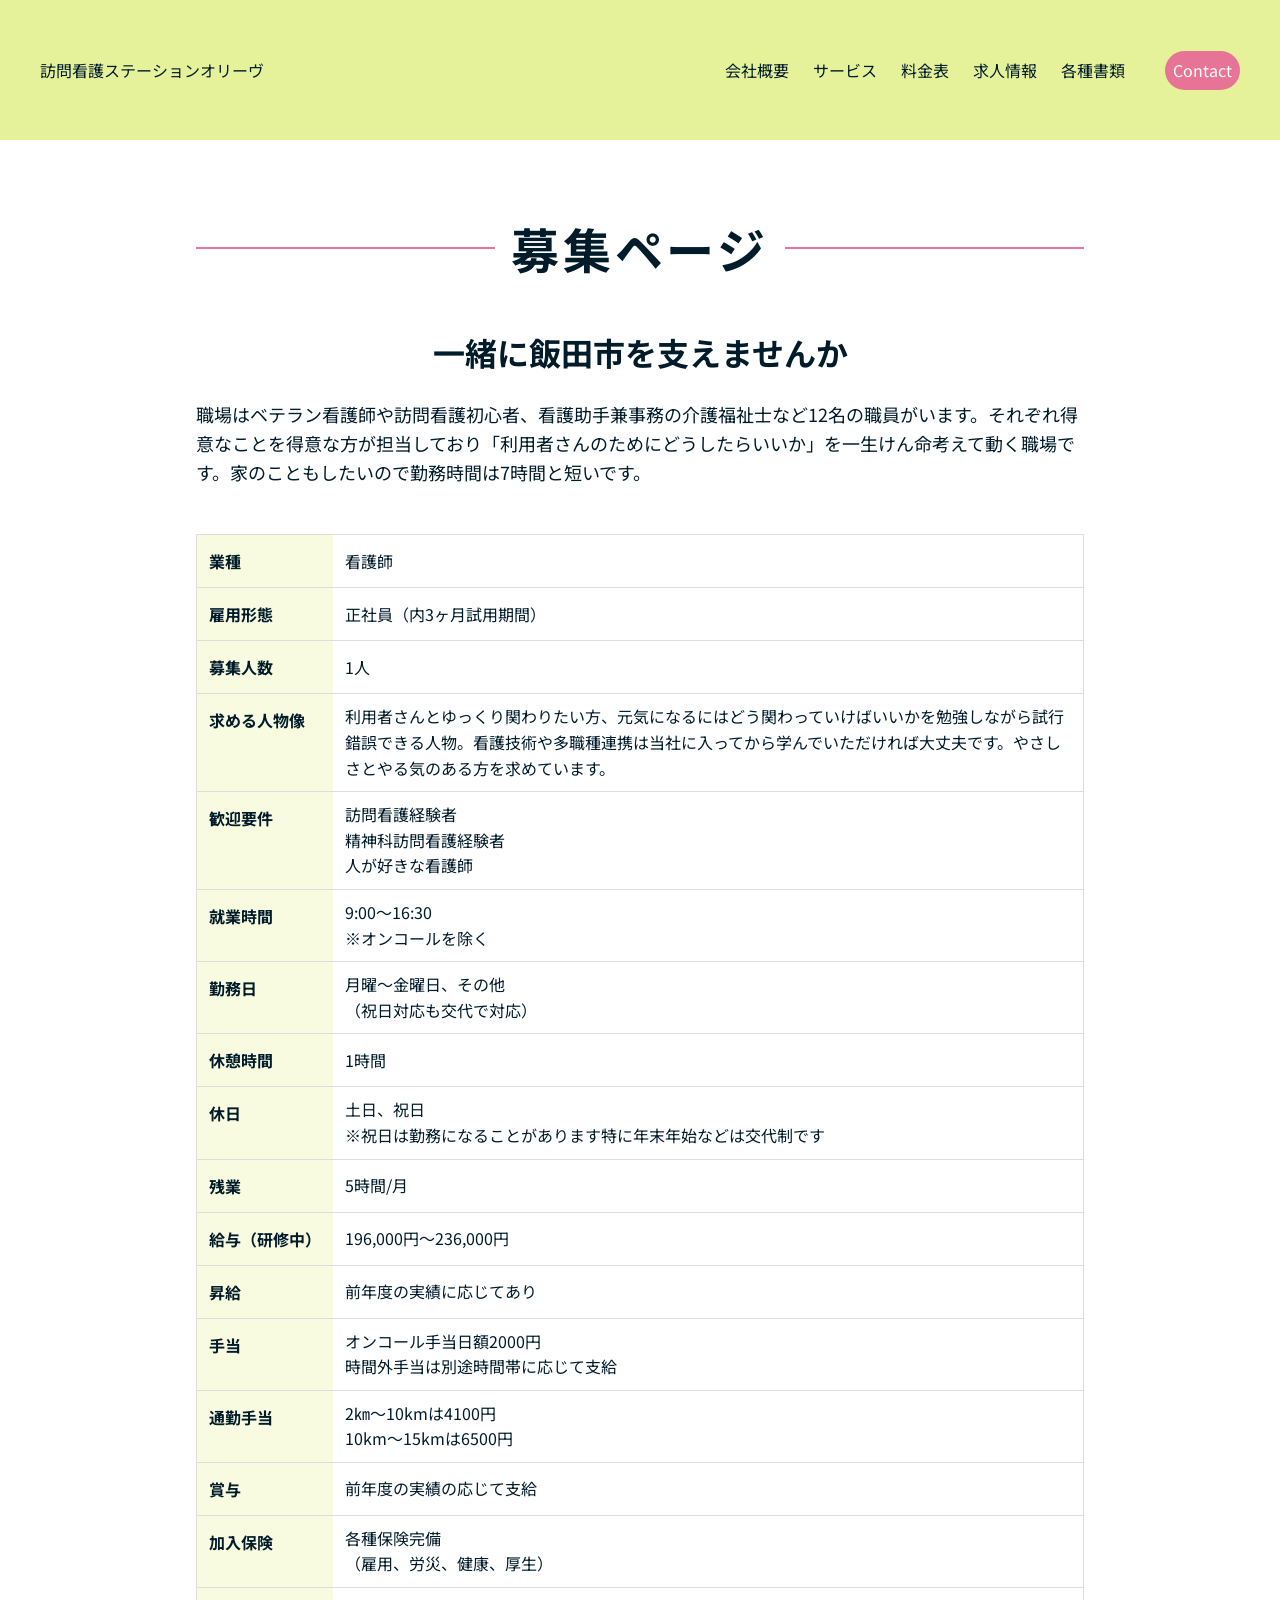
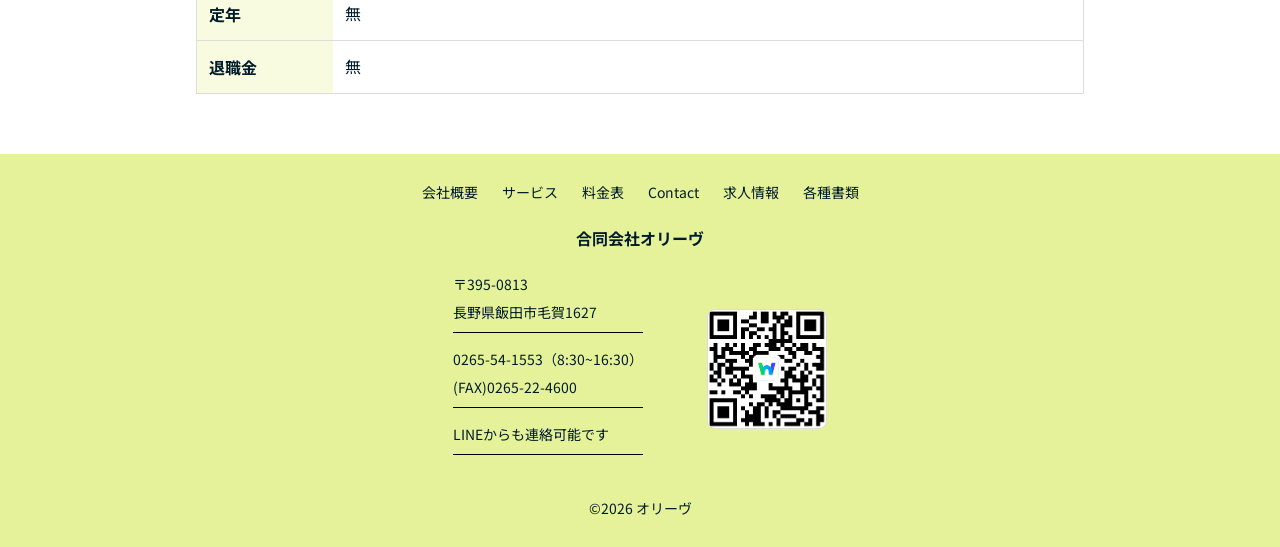
<file: recruit.html>
<!doctype html>
<html lang="ja">
  <head>
    <meta charset="utf-8" />
    <meta name="viewport" content="width=device-width,initial-scale=1" />
    <title>合同会社オリーヴ | 求人情報</title>
    <meta
      name="description"
      content="合同会社オリーヴは長野県飯田市の訪問看護・介護サポートサービスです。2人1組での訪問看護、オリーブ友の会など、地域の皆様の生活をサポートします。"
    />
    <meta name="format-detection" content="telephone=no" />

    <!-- favicon/web-clip-icon -->
    <link rel="icon" href="favicon.ico" type="image/x-icon" />
    <!-- image/ico → image/x-icon -->
    <link rel="icon" href="favicon.png" type="image/png" />
    <link rel="icon" href="favicon.svg" type="image/svg+xml" />
    <link rel="apple-touch-icon" href="webclip.png" />

    <!-- ogp -->
    <meta property="og:site_name" content="合同会社オリーヴ" />
    <meta
      property="og:url"
      content="https://brilliant-beignet-efe271.netlify.app"
    />
    <meta
      property="og:image"
      content="https://brilliant-beignet-efe271.netlify.app/img/ogp.jpg"
    />
    <meta property="og:type" content="website" />
    <meta
      property="og:title"
      content="合同会社オリーヴ | 求人情報"
    />
    <meta
      property="og:description"
      content="合同会社オリーヴは長野県飯田市の訪問看護・介護サポートサービスです。2人1組での訪問看護、オリーブ友の会など、地域の皆様の生活をサポートします。"
    />
    <meta property="og:locale" content="ja_JP" />
    <meta name="twitter:card" content="summary_large_image" />
    <meta
      name="twitter:title"
      content="合同会社オリーヴ | 求人情報"
    />
    <meta
      name="twitter:description"
      content="合同会社オリーヴは長野県飯田市の訪問看護・介護サポートサービスです。"
    />
    <meta name="twitter:image:src" content="URL" />

    <!-- swiper -->
    <link
      rel="stylesheet"
      href="https://cdn.jsdelivr.net/npm/swiper@11/swiper-bundle.min.css"
    />

    <!-- google fonts -->
    <link rel="preconnect" href="https://fonts.googleapis.com" />
    <link rel="preconnect" href="https://fonts.gstatic.com" crossorigin />
    <link
      href="https://fonts.googleapis.com/css2?family=Noto+Sans+JP:wght@400;500;700&family=Roboto:wght@400;700&display=swap"
      rel="stylesheet"
    />

    <!-- css -->
    <link rel="stylesheet" href="css/reset.css" />
    <link rel="stylesheet" href="css/style.css" />
  </head>

  <body>
    <header class="l_header">
      <h1 class="header-logo">
        <a href="index.html" class="header-logo_link">
          <span class="header-logo_sub">訪問看護ステーション</span>
          <span class="header-logo_main">オリーヴ</span>
        </a>
      </h1>
      <nav class="header-nav" id="js-drawer">
        <ul class="header-nav_list">
          <li class="header-nav_item">
            <a href="about.html" class="header-nav_link">会社概要</a>
          </li>
          <li class="header-nav_item">
            <a href="service.html" class="header-nav_link">サービス</a>
          </li>
          <li class="header-nav_item">
            <a href="service.html#price" class="header-nav_link">料金表</a>
          </li>
          <li class="header-nav_item">
            <a href="recruit.html" class="header-nav_link">求人情報</a>
          </li>
          <li class="header-nav_item">
            <a href="frame.html" class="header-nav_link">各種書類</a>
          </li>
        </ul>
      </nav>
      <div class="m_menu-box">
        <button class="m_contact">
          <a href="contact.html" class="header-contact_link">Contact</a>
        </button>
        <button class="m_menu" id="js-menu-btn">MENU</button>
      </div>
    </header>
    <div class="m_overlay" id="js-overlay"></div>

    <!-- recruit.html -->
    <main class="l_main">
      <section class="recruit">
        <div class="l_contents">
          <div class="l_container">
            <h2 class="top_section_title">募集ページ</h2>
            <div class="recruit-lead">
              <h3 class="recruit-lead-heading">一緒に飯田市を支えませんか</h3>
              <p class="recruit-lead-txt">
                職場はベテラン看護師や訪問看護初心者、看護助手兼事務の介護福祉士など12名の職員がいます。それぞれ得意なことを得意な方が担当しており「利用者さんのためにどうしたらいいか」を一生けん命考えて動く職場です。家のこともしたいので勤務時間は7時間と短いです。
              </p>
            </div>
            <table class="recruit-table">
              <tr class="recruit-row">
                <th class="recruit-th">業種</th>
                <td class="recruit-td">看護師</td>
              </tr>
              <tr class="recruit-row">
                <th class="recruit-th">雇用形態</th>
                <td class="recruit-td">正社員（内3ヶ月試用期間）</td>
              </tr>
              <tr class="recruit-row">
                <th class="recruit-th">募集人数</th>
                <td class="recruit-td">1人</td>
              </tr>
              <tr class="recruit-row">
                <th class="recruit-th">求める人物像</th>
                <td class="recruit-td">
                  利用者さんとゆっくり関わりたい方、元気になるにはどう関わっていけばいいかを勉強しながら試行錯誤できる人物。看護技術や多職種連携は当社に入ってから学んでいただければ大丈夫です。やさしさとやる気のある方を求めています。
                </td>
              </tr>
              <tr class="recruit-row">
                <th class="recruit-th">歓迎要件</th>
                <td class="recruit-td">
                  訪問看護経験者<br />
                  精神科訪問看護経験者 <br />
                  人が好きな看護師
                </td>
              </tr>
              <tr class="recruit-row">
                <th class="recruit-th">就業時間</th>
                <td class="recruit-td">
                  9:00〜16:30<br />
                  ※オンコールを除く
                </td>
              </tr>
              <tr class="recruit-row">
                <th class="recruit-th">勤務日</th>
                <td class="recruit-td">
                  月曜〜金曜日、その他<br />
                  （祝日対応も交代で対応）
                </td>
              </tr>
              <tr class="recruit-row">
                <th class="recruit-th">休憩時間</th>
                <td class="recruit-td">1時間</td>
              </tr>
              <tr class="recruit-row">
                <th class="recruit-th">休日</th>
                <td class="recruit-td">
                  土日、祝日<br />
                  ※祝日は勤務になることがあります特に年末年始などは交代制です
                </td>
              </tr>
              <tr class="recruit-row">
                <th class="recruit-th">残業</th>
                <td class="recruit-td">5時間/月</td>
              </tr>
              <tr class="recruit-row">
                <th class="recruit-th">給与（研修中）</th>
                <td class="recruit-td">196,000円〜236,000円</td>
              </tr>
              <tr class="recruit-row">
                <th class="recruit-th">昇給</th>
                <td class="recruit-td">前年度の実績に応じてあり</td>
              </tr>
              <tr class="recruit-row">
                <th class="recruit-th">手当</th>
                <td class="recruit-td">
                  オンコール手当日額2000円<br />
                  時間外手当は別途時間帯に応じて支給
                </td>
              </tr>
              <tr class="recruit-row">
                <th class="recruit-th">通勤手当</th>
                <td class="recruit-td">
                  2㎞～10kmは4100円<br />
                  10km～15kmは6500円
                </td>
              </tr>
              <tr class="recruit-row">
                <th class="recruit-th">賞与</th>
                <td class="recruit-td">前年度の実績の応じて支給</td>
              </tr>
              <tr class="recruit-row">
                <th class="recruit-th">加入保険</th>
                <td class="recruit-td">
                  各種保険完備<br />
                  （雇用、労災、健康、厚生）
                </td>
              </tr>
              <tr class="recruit-row">
                <th class="recruit-th">定年</th>
                <td class="recruit-td">無</td>
              </tr>
              <tr class="recruit-row">
                <th class="recruit-th">退職金</th>
                <td class="recruit-td">無</td>
              </tr>
            </table>
          </div>
        </div>
      </section>
    </main>

    <footer class="l_footer">
      <div class="l_footer-inner">
        <nav class="l_footer-nav">
          <ul class="footer-nav_list">
            <li class="l_footer-nav_item">
              <a href="about.html" class="l_footer-nav_link">会社概要</a>
            </li>
            <li class="l_footer-nav_item">
              <a href="service.html" class="l_footer-nav_link">サービス</a>
            </li>
            <li class="l_footer-nav_item">
              <a href="service.html#price" class="l_footer-nav_link">料金表</a>
            </li>
            <li class="l_footer-nav_item">
              <a href="contact.html" class="l_footer-nav_link">Contact</a>
            </li>
            <li class="l_footer-nav_item">
              <a href="recruit.html" class="l_footer-nav_link">求人情報</a>
            </li>
            <li class="l_footer-nav_item">
              <a href="frame.html" class="l_footer-nav_link">各種書類</a>
            </li>
          </ul>
        </nav>
        <div class="l_footer-logo">
          <a href="index.html" class="l_footer-logo_link">合同会社オリーヴ</a>
        </div>
        <div class="l_footer-contents">
          <div class="l_footer_info">
            <p class="l_footer_adress">
              〒395-0813<br />
              長野県飯田市毛賀1627
            </p>
            <a href="tel:0265-54-1553" class="l_footer-tell"
              >0265-54-1553（8:30~16:30）<br />
              (FAX)0265-22-4600
            </a>
            <p class="l_footer-atension">LINEからも連絡可能です</p>
          </div>
          <div class="l_footer-contact">
            <a
              href="https://contact.worksmobile.com/p/worksat-invitation?externalCode=a9eb1814-4440-4dca-9854-04e17f97efec"
              class="l_footer-contact_link"
            >
              <img src="img/Olive-QR.jpg" alt="LINE" />
            </a>
          </div>
        </div>

        <p class="l_footer-copyright">
          <small class="l_footer-copyright_txt">&copy;2026 オリーヴ</small>
        </p>
      </div>
    </footer>
    <script src="js/main.js"></script>
  </body>
</html>
</file>
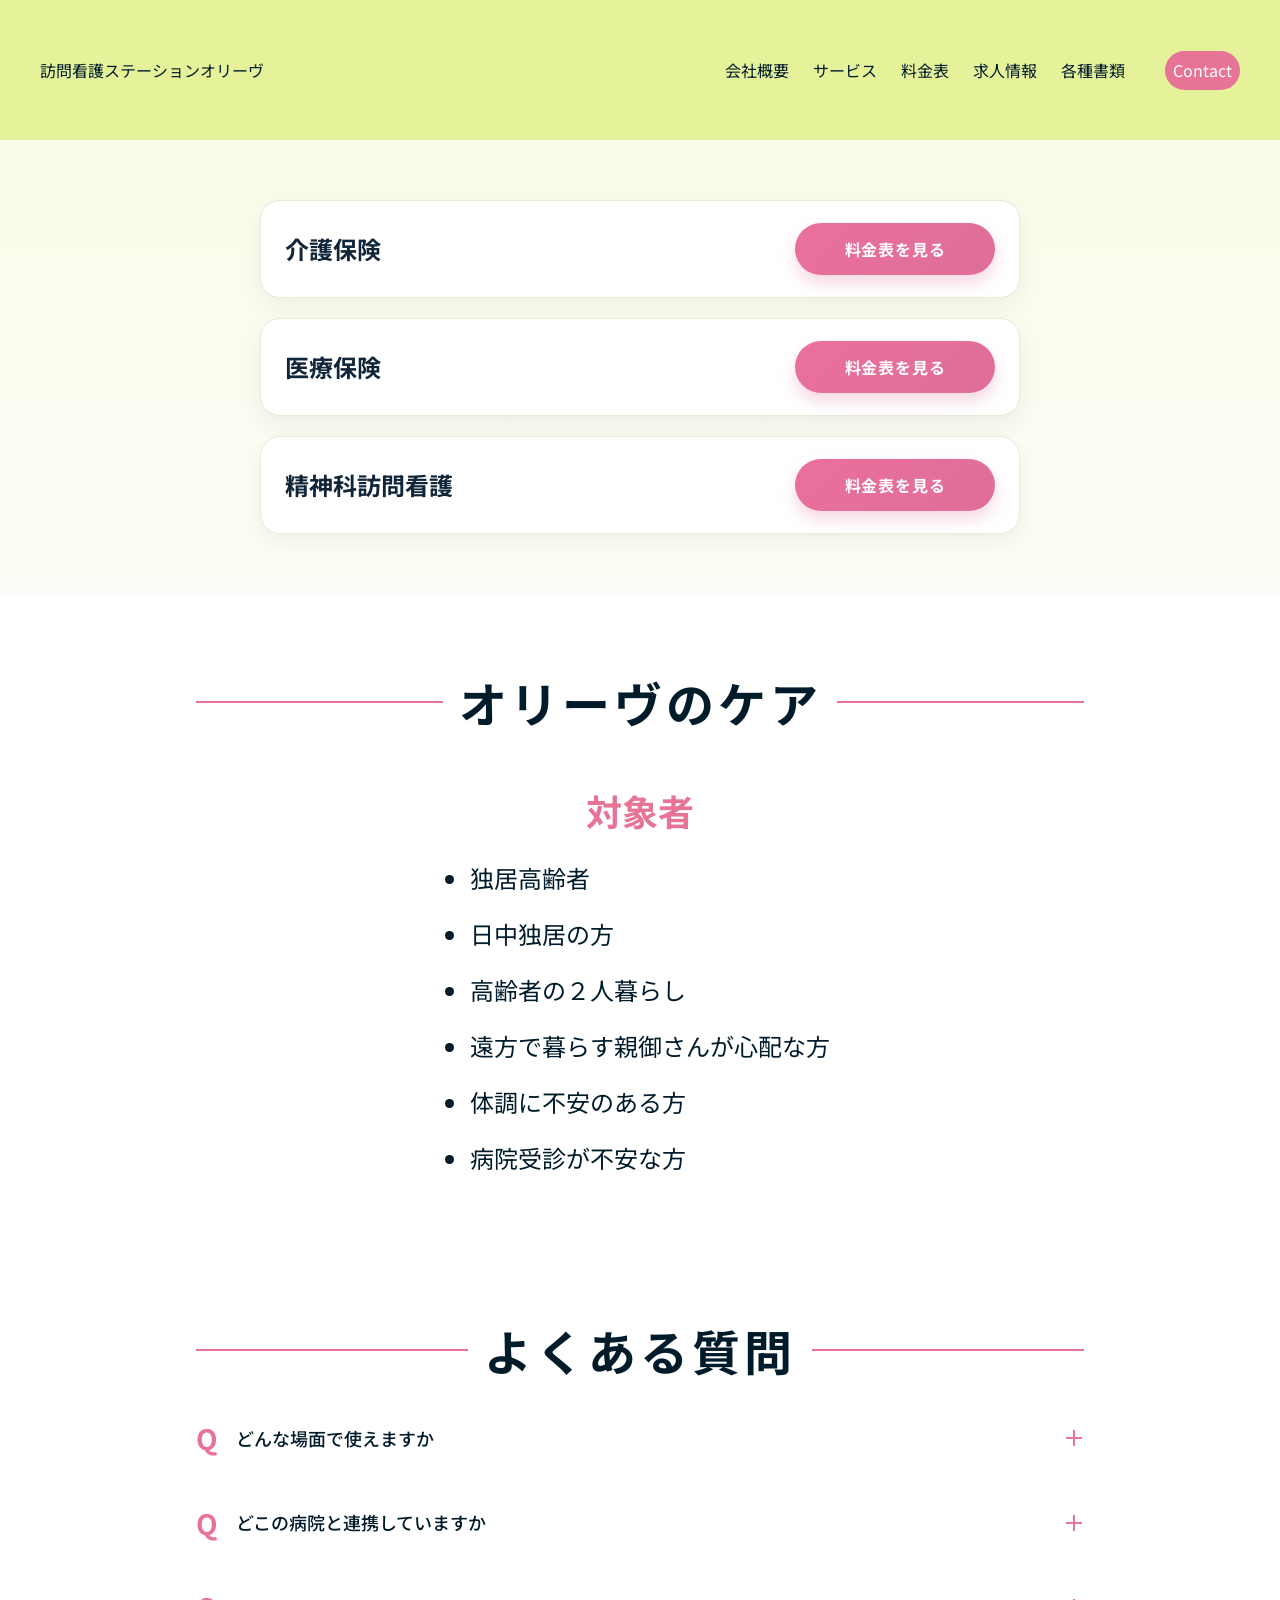
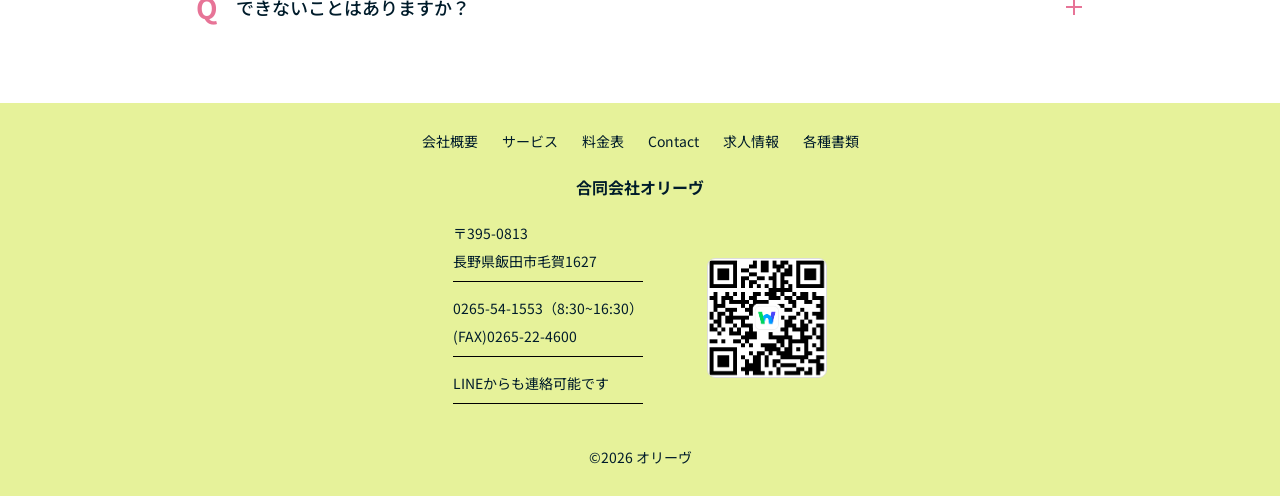
<file: service.html>
<!doctype html>
<html lang="ja">
  <head>
    <meta charset="utf-8" />
    <meta name="viewport" content="width=device-width,initial-scale=1" />
    <title>合同会社オリーヴ | サービス</title>
    <meta
      name="description"
      content="合同会社オリーヴは長野県飯田市の訪問看護・介護サポートサービスです。2人1組での訪問看護、オリーブ友の会など、地域の皆様の生活をサポートします。"
    />
    <meta name="format-detection" content="telephone=no" />

    <!-- favicon/web-clip-icon -->
    <link rel="icon" href="favicon.ico" type="image/x-icon" />
    <!-- image/ico → image/x-icon -->
    <link rel="icon" href="favicon.png" type="image/png" />
    <link rel="icon" href="favicon.svg" type="image/svg+xml" />
    <link rel="apple-touch-icon" href="webclip.png" />

    <!-- ogp -->
    <meta property="og:site_name" content="合同会社オリーヴ" />
    <meta
      property="og:url"
      content="https://brilliant-beignet-efe271.netlify.app"
    />
    <meta
      property="og:image"
      content="https://brilliant-beignet-efe271.netlify.app/img/ogp.jpg"
    />
    <meta property="og:type" content="website" />
    <meta property="og:title" content="合同会社オリーヴ | サービス" />
    <meta
      property="og:description"
      content="合同会社オリーヴは長野県飯田市の訪問看護・介護サポートサービスです。2人1組での訪問看護、オリーブ友の会など、地域の皆様の生活をサポートします。"
    />
    <meta property="og:locale" content="ja_JP" />
    <meta name="twitter:card" content="summary_large_image" />
    <meta name="twitter:title" content="合同会社オリーヴ | サービス" />
    <meta
      name="twitter:description"
      content="合同会社オリーヴは長野県飯田市の訪問看護・介護サポートサービスです。"
    />
    <meta name="twitter:image:src" content="URL" />

    <!-- swiper -->
    <link
      rel="stylesheet"
      href="https://cdn.jsdelivr.net/npm/swiper@11/swiper-bundle.min.css"
    />

    <!-- google fonts -->
    <link rel="preconnect" href="https://fonts.googleapis.com" />
    <link rel="preconnect" href="https://fonts.gstatic.com" crossorigin />
    <link
      href="https://fonts.googleapis.com/css2?family=Noto+Sans+JP:wght@400;500;700&family=Roboto:wght@400;700&display=swap"
      rel="stylesheet"
    />

    <!-- css -->
    <link rel="stylesheet" href="css/reset.css" />
    <link rel="stylesheet" href="css/style.css" />
  </head>

  <body>
    <header class="l_header">
      <h1 class="header-logo">
        <a href="index.html" class="header-logo_link">
          <span class="header-logo_sub">訪問看護ステーション</span>
          <span class="header-logo_main">オリーヴ</span>
        </a>
      </h1>
      <nav class="header-nav" id="js-drawer">
        <ul class="header-nav_list">
          <li class="header-nav_item">
            <a href="about.html" class="header-nav_link">会社概要</a>
          </li>
          <li class="header-nav_item">
            <a href="service.html" class="header-nav_link">サービス</a>
          </li>
          <li class="header-nav_item">
            <a href="service.html#price" class="header-nav_link">料金表</a>
          </li>
          <li class="header-nav_item">
            <a href="recruit.html" class="header-nav_link">求人情報</a>
          </li>
          <li class="header-nav_item">
            <a href="frame.html" class="header-nav_link">各種書類</a>
          </li>
        </ul>
      </nav>
      <div class="m_menu-box">
        <button class="m_contact">
          <a href="contact.html" class="header-contact_link">Contact</a>
        </button>
        <button class="m_menu" id="js-menu-btn">MENU</button>
      </div>
    </header>
    <div class="m_overlay" id="js-overlay"></div>

    <main class="l_main">
      <section class="service_price" aria-labelledby="price">
        <div class="l_container">
          <div class="l_contents">
            <div class="service-price_body">
              <!-- <h3 class="service_heading service_heading--price" id="price">
                料金表
              </h3> -->

              <ul class="service_price-list">
                <li class="service_price-item">
                  <div class="service_insurance-item">
                    <p class="service_insurance-txt">介護保険</p>
                    <a
                      href="files/olive-important_info_contact.pdf#page=4"
                      class="m_btn service_price-btn"
                      target="_blank"
                      rel="noopener noreferrer"
                      aria-label="介護保険の料金表を開く"
                    >
                      料金表を見る
                    </a>
                  </div>
                </li>

                <li class="service_price-item">
                  <div class="service_insurance-item">
                    <p class="service_insurance-txt">医療保険</p>
                    <a
                      href="files/olive-important_info_contact.pdf#page=9"
                      class="m_btn service_price-btn"
                      target="_blank"
                      rel="noopener noreferrer"
                      aria-label="医療保険の料金表を開く"
                    >
                      料金表を見る
                    </a>
                  </div>
                </li>

                <li class="service_price-item">
                  <div class="service_insurance-item">
                    <p class="service_insurance-txt">精神科訪問看護</p>
                    <a
                      href="files/olive-mental-price.pdf"
                      class="m_btn service_price-btn"
                      target="_blank"
                      rel="noopener noreferrer"
                      aria-label="精神科訪問看護の料金表を開く"
                    >
                      料金表を見る
                    </a>
                  </div>
                </li>
              </ul>
            </div>
          </div>
        </div>
      </section>

      <section class="service-target">
        <div class="l_container">
          <div class="l_contents">
            <h2 class="top_section_title">オリーヴのケア</h2>
            <div class="service-target_body">
              <h3 class="service_heading">対象者</h3>
              <ul class="service-target_list">
                <li class="service-target_item">独居高齢者</li>
                <li class="service-target_item">日中独居の方</li>
                <li class="service-target_item">高齢者の２人暮らし</li>
                <li class="service-target_item">
                  遠方で暮らす親御さんが心配な方
                </li>
                <li class="service-target_item">体調に不安のある方</li>
                <li class="service-target_item">病院受診が不安な方</li>
              </ul>
            </div>
          </div>
        </div>
      </section>

      <section class="service_faq">
        <div class="l_container">
          <div class="l_contents">
            <h2 class="top_section_title">よくある質問</h2>
            <div class="service-faq_body">
              <ul class="service_faq-list">
                <li class="service_faq-item">
                  <button
                    class="service_faq-question"
                    type="button"
                    aria-expanded="false"
                  >
                    <span class="service_faq-q">Q</span>
                    <p class="service_faq-q-txt">どんな場面で使えますか</p>
                    <span class="service_faq-icon" aria-hidden="true"></span>
                  </button>
                  <div class="service_faq-answer">
                    <div class="service_faq-answer-inner">
                      <span class="service_faq-a">A</span>
                      <p class="service_faq-a-txt">
                        いつもと体調が違う時、病院にかかったほうがいい？と迷うときに電話でご相談に対して助言したり、希望時には訪問して健康状態の観察とアドバイスを行います。
                        定期受診時に、医師の説明を一緒に聞いてほしい。
                        内容を家族に説明してほしい・・・といったご要望にもお応えします。（要介護の方にもお使いいただけます）
                        ご家族がお仕事等で動けない時に自宅・介護施設から病院受診に同行し、薬取りまでを行うこともできます。
                      </p>
                    </div>
                  </div>
                </li>

                <li class="service_faq-item">
                  <button
                    class="service_faq-question"
                    type="button"
                    aria-expanded="false"
                  >
                    <span class="service_faq-q">Q</span>
                    <p class="service_faq-q-txt">
                      どこの病院と連携していますか
                    </p>
                    <span class="service_faq-icon" aria-hidden="true"></span>
                  </button>
                  <div class="service_faq-answer">
                    <div class="service_faq-answer-inner">
                      <span class="service_faq-a">A</span>
                      <p class="service_faq-a-txt">
                        お近くに特化した先生方先生と連携しています。かかりつけの病院、全ての病院と連携できます。
                      </p>
                    </div>
                  </div>
                </li>

                <li class="service_faq-item">
                  <button
                    class="service_faq-question"
                    type="button"
                    aria-expanded="false"
                  >
                    <span class="service_faq-q">Q</span>
                    <p class="service_faq-q-txt">できないことはありますか？</p>
                    <span class="service_faq-icon" aria-hidden="true"></span>
                  </button>
                  <div class="service_faq-answer">
                    <div class="service_faq-answer-inner">
                      <span class="service_faq-a">A</span>
                      <p class="service_faq-a-txt">
                        制約でできることとできないことがあります。社外秘に関連した作業はできません。介護保険・医療保険のサービスと重複するサービスを提供することができません。
                      </p>
                    </div>
                  </div>
                </li>
              </ul>
            </div>
          </div>
        </div>
      </section>
    </main>

    <footer class="l_footer">
      <div class="l_footer-inner">
        <nav class="l_footer-nav">
          <ul class="footer-nav_list">
            <li class="l_footer-nav_item">
              <a href="about.html" class="l_footer-nav_link">会社概要</a>
            </li>
            <li class="l_footer-nav_item">
              <a href="service.html" class="l_footer-nav_link">サービス</a>
            </li>
            <li class="l_footer-nav_item">
              <a href="service.html#price" class="l_footer-nav_link">料金表</a>
            </li>
            <li class="l_footer-nav_item">
              <a href="contact.html" class="l_footer-nav_link">Contact</a>
            </li>
            <li class="l_footer-nav_item">
              <a href="recruit.html" class="l_footer-nav_link">求人情報</a>
            </li>
            <li class="l_footer-nav_item">
              <a href="frame.html" class="l_footer-nav_link">各種書類</a>
            </li>
          </ul>
        </nav>
        <div class="l_footer-logo">
          <a href="index.html" class="l_footer-logo_link">合同会社オリーヴ</a>
        </div>
        <div class="l_footer-contents">
          <div class="l_footer_info">
            <p class="l_footer_adress">
              〒395-0813<br />
              長野県飯田市毛賀1627
            </p>
            <a href="tel:0265-54-1553" class="l_footer-tell"
              >0265-54-1553（8:30~16:30）<br />
              (FAX)0265-22-4600
            </a>
            <p class="l_footer-atension">LINEからも連絡可能です</p>
          </div>
          <div class="l_footer-contact">
            <a
              href="https://contact.worksmobile.com/p/worksat-invitation?externalCode=a9eb1814-4440-4dca-9854-04e17f97efec"
              class="l_footer-contact_link"
            >
              <img src="img/Olive-QR.jpg" alt="LINE" />
            </a>
          </div>
        </div>

        <p class="l_footer-copyright">
          <small class="l_footer-copyright_txt">&copy;2026 オリーヴ</small>
        </p>
      </div>
    </footer>
    <script src="js/main.js"></script>
  </body>
</html>
</file>
<file: css/style.css>
@charset "UTF-8";

/* ---------- root ---------- */

:root {
  /* 色管理用の変数 */
  --white-color: #fff;
  --black-color: #001c2b;
  --green-color: #e6f29a;
  --green-color2: 230, 242, 154;
  --primary-color: #e77497;
  --accent-color: #e4afbf;
  --blue-color: #1a69c6;
}

:root {
  /* コンテンツ幅管理用の変数 */
  --content-width-sm: 800px;
  --content-width: 936px;
  --content-width-lg: 1200px;
}

:root {
  /* z-index管理用の変数 */
  --z-index-back: -1;
  --z-index-default: 1;
  --z-index-page-top: 50;
  --z-index-header: 100;
  --z-index-menu: 150;
  --z-index-modal: 200;
}

/* ---------- base ---------- */
body {
  color: var(--black-color);
  font-family: "Noto Sans JP", sans-serif;
  font-size: 16px;
  line-height: 2;
}
/* ---------- layout ---------- */
.l_container-sm,
.l_container-lg,
.l_container {
  margin-left: auto;
  margin-right: auto;
  padding: 0 16px;
}
@media screen and (min-width: 960px) {
  .l_container-sm,
  .l_container-lg,
  .l_container {
    padding: 0 40px;
  }
}

.l_container-sm {
  max-width: calc(var(--content-width-sm) + 32px);
}

.l_container {
  max-width: calc(var(--content-width) + 32px);
}

.l_container-lg {
  max-width: calc(var(--content-width-lg) + 32px);
}

.l_contents {
  padding: 60px 0;
}

.l_main {
  margin-top: 72px;
}
@media screen and (min-width: 960px) {
  .l_main {
    margin-top: 140px;
  }
}

.l_header {
  height: 72px;
  padding: 16px 24px;
  display: flex;
  justify-content: space-between;
  background-color: var(--green-color);
  z-index: var(--z-index-header);
  position: fixed;
  top: 0;
  left: 0;
  width: 100%;
}
@media screen and (min-width: 768px) {
  .l_header {
    height: 90px;
  }
}
@media screen and (min-width: 960px) {
  .l_header {
    height: 140px;
    display: flex;
    align-items: center;
    padding-right: 40px;
    padding-left: 40px;
    gap: 40px;
  }
}

.header-logo_link {
  text-decoration: none;
  display: flex;
  align-items: center;
  height: 100%;
}

.header-logo-img {
  height: 48px; 
  width: auto;
  display: block;
}
@media screen and (min-width: 768px) {
  .header-logo-img {
    height: 70px; 
  }
} 
@media screen and (min-width: 960px) {
  .header-logo-img {
    height: 100px; 
  }
}

.header-nav {
  margin-left: auto;
}
@media screen and (min-width: 960px) {
  .header-nav {
    font-size: 16px;
  }
}
@media screen and (max-width: 960px) {
  .header-nav {
    position: fixed;
    top: 0;
    right: -100%;
    width: 50%;
    max-width: 320px;
    height: 100%;
    background: var(--white-color);
    z-index: var(--z-index-menu);
    padding: 80px 32px 32px;
    transition: right 0.3s ease;
  }

  .header-nav.is-open {
    right: 0;
  }

  .header-nav_list {
    flex-direction: column;
    gap: 24px;
  }
}

.header-contact_link {
  color: var(--white-color);
}

.header-nav_list {
  display: flex;
  gap: 24px;
}

/* footer */
.l_footer {
  background-color: var(--green-color);
  margin-right: auto;
  margin-left: auto;
}

.l_footer-inner {
  max-width: 800px;
  margin: 0 auto;
}

@media screen and (min-width: 960px) {
  .l_footer-inner {
    padding: 0 40px;
  }
}

.l_footer {
  padding: 24px 0;
  background-color: var(--green-color);
}

.footer-nav_list {
  display: flex;
  align-items: center;
  justify-content: center;
  gap: 8px;
  font-size: 12px;
}
@media screen and (min-width: 960px) {
  .footer-nav_list {
    gap: 24px;
    font-size: 14px;
  }
}

.l_footer-logo {
  display: flex;
  align-items: center;
  justify-content: center;
  font-weight: bold;
  font-size: 16px;
  margin-top: 16px;
}

.footer-logo-img {
  width: 160px;
  height: auto;
  display: block;
}

@media screen and (min-width: 960px) {
  .footer-logo-img {
    width: 240px;
  }
}

.l_footer-contents {
  margin-top: 16px;
  display: flex;
  align-items: center;
  justify-content: center;
  gap: 16px;
  font-size: 12px;
}
@media screen and (min-width: 960px) {
  .l_footer-contents {
    max-width: 800px;
    width: 100%;
    margin: 16px auto 0;
    padding: 0 40px;
    gap: 64px;
  }
}

.l_footer-info {
  flex: 1;
}

.l_footer_adress,
.l_footer-tell,
.l_footer-atension {
  display: block;
  width: 100%;
  border-bottom: 1px solid #000;
  padding-bottom: 6px;
  margin-bottom: 12px;
}
@media screen and (min-width: 960px) {
  .l_footer_adress,
  .l_footer-tell,
  .l_footer-atension {
    font-size: 14px;
  }
}

.l_footer-contact {
  position: relative;
}

.l_footer-contact_link img {
  width: 100px;
  height: 100px;
  object-fit: cover;
  border-radius: 8px;
  border: 1px solid #ddd;
  display: block;
}
@media screen and (min-width: 960px) {
  .l_footer-contact_link img {
    width: 120px;
    height: 120px;
    position: static;
    transform: none;
  }
}

.l_footer-copyright {
  text-align: center;
  margin-top: 24px;
}

.l_footer-copyright_txt {
  font-size: 14px;
  letter-spacing: 0em;
}

/*---------- module ----------*/
.m_menu-box {
  display: flex;
  align-items: center;
  justify-content: center;
  gap: 8px;
}

.m_contact {
  height: 39px;
  width: 75px;
  border: 1px solid;
  border: none;
  border-radius: 100vh;
  background-color: var(--primary-color);
  transition: all 0.3s ease;
}

.m_contact:hover {
  transform: translateY(-2px);
  box-shadow: 0 6px rgba(231, 116, 151, 0.3);
}

.m_menu {
  height: 39px;
  width: 52px;
  border: 1px solid;
  border: none;
  border-radius: 100vh;
  background-color: var(--accent-color);
  transition: all 0.3s ease;
}
@media screen and (min-width: 960px) {
  .m_menu {
    display: none;
  }
}

.m_menu:hover {
  transform: translateY(-2px);
  box-shadow: 0 6px rgba(228, 175, 191, 0.4);
}

.m_btn {
  background: var(--primary-color);
  color: #fff;
  padding: 14px 32px;
  border-radius: 50px;
  text-decoration: none;
  font-size: 15px;
  font-weight: bold;
  letter-spacing: 0.05em;
  min-width: 160px;
  text-align: center;
  transition: all 0.3s ease;
  display: inline-block;
}

.m_btn:hover {
  transform: translateY(-2px);
  box-shadow: 0 8px 16px rgba(0, 0, 0, 0.15);
}

.m_btn:active {
  transform: translateY(1px);
}

/*---------- top ----------*/
.top_kv {
  height: 100vh;
  background: url(../img/olive-object.jpg);
  background-size: cover;
  background-repeat: no-repeat;
  background-position: center;
  flex-shrink: 0;
  position: relative;
}

.top_kv::before {
  content: "";
  position: absolute;
  top: 0;
  left: 0;
  width: 100%;
  height: 100%;
}

.kv-innner {
  position: relative;
  height: 100%;
}

.top_kv_box {
  position: absolute;
  bottom: 5%;
  left: 50%;
  transform: translate(-50%, -50%);
  background: rgba(255, 255, 255, 0.7);
  backdrop-filter: blur(6px);
  padding: 16px 24px;
  border-radius: 8px;
  white-space: nowrap;
}
@media (min-width: 768px) {
  .top_kv_box {
    top: auto;
    bottom: 10%;
    left: 5%;
    transform: none;
  }
}

.top_kv_txt-main {
  color: var(--primary-color);
  font-size: 20px;
  font-weight: bold;
}
@media (min-width: 768px) {
  .top_kv_txt-main {
    font-size: 36px;
  }
}

.top_kv_txt-sub {
  color: var(--primary-color);
  font-size: 16px;
  font-weight: normal;
}
@media (min-width: 768px) {
  .top_kv_txt-sub {
    font-size: 20px;
  }
}

.top_section_title {
  font-size: 24px;
  font-weight: bold;
  letter-spacing: 0.08em;
  text-align: center;
  position: relative;
  display: flex;
  align-items: center;
  gap: 16px;
}
@media screen and (min-width: 960px) {
  .top_section_title {
    font-size: 48px;
  }
}

.top_section_title::before,
.top_section_title::after {
  content: "";
  flex: 1;
  height: 2px;
  background-color: var(--primary-color);
}

/* top-about */

.top_about_contents {
  display: flex;
  flex-direction: column;
}
@media screen and (min-width: 960px) {
  .top_about_contents {
    flex-direction: row;
    gap: 32px;
    align-items: stretch;
  }
}

.top_about_img-wrapper {
  margin-top: 24px;
  height: 211px;
  width: 100%;
  overflow: hidden;
}
@media screen and (min-width: 960px) {
  .top_about_img-wrapper {
    width: 50%;
    height: auto;
    flex-shrink: 0;
    margin-top: 0;
  }
}

.top_about_img {
  object-fit: cover;
  height: 100%;
  width: 100%;
}

.top_about_txt-wrapper {
  display: flex;
  gap: 24px;
  overflow-x: auto;
  -webkit-overflow-scrolling: touch;
}
@media screen and (min-width: 960px) {
  .top_about_txt-wrapper {
    flex: 1;
    flex-direction: row;
    flex-wrap: wrap; /* 折り返して上2枚・下1枚 */
    overflow-x: visible;
  }
}

.top_about_txt-wrapper {
  margin-top: 24px;
}
@media screen and (min-width: 960px) {
  .top_about_txt-wrapper {
    margin-top: 0;
  }
}

.top_about_txt-box {
  flex-shrink: 0;
  width: 210px;
  border: 1px solid var(--primary-color);
  padding: 8px;
  border-radius: 8px;
}
@media screen and (min-width: 960px) {
  .top_about_txt-box {
    width: calc(50% - 12px); /* 上2枚 */
  }
}
@media screen and (min-width: 960px) {
  .top_about_txt-box:last-child {
    width: 100%; /* 下1枚はフル幅 */
  }
}

.top_about-heading {
  font-weight: bold;
  font-size: 16px;
  text-align: center;
}

.top_about_desc {
  margin-top: 16px;
}

.top_about_desc-list {
  list-style: disc;
  padding-left: 1.2em;
  margin: 0;
}

.top_about_txt-box__reha {
  border-color: var(--blue-color);
}

/* top_service */
.top_service {
  background: url(../img/unnamed.jpg);
  background-size: cover;
  background-repeat: no-repeat;
}

.top_service-body {
  margin-top: 32px;
}

.top_service-contents {
  /* background: url(../img/unnamed.jpg);
  background-size: cover;
  background-repeat: no-repeat; */
  display: flex;
  flex-direction: column;
  align-items: center;
}

@media screen and (min-width: 768px) {
  .top_service-list {
    display: flex;
    /* flex-direction: column; */
    align-items: stretch;
    gap: 48px;
  }
}

.top_service-item {
  display: flex;
  flex-direction: column;
}
@media screen and (min-width: 960px) {
  .top_service-item {
    flex: 1;
  }
}

.top_service-heading {
  text-align: center;
  font-weight: 600;
  font-size: 24px;
  letter-spacing: 0.1em;
}
@media screen and (min-width: 960px) {
  .top_service-heading {
    font-size: 32px;
  }
}

/* .top_service-heading.support {
  margin-top: 24px;
}
@media screen and (min-width: 960px) {
  .top_service-heading.support {
    font-size: 20px;
    letter-spacing: 0;
    text-align: left;
    margin-top: 0;
  } */
/* } */

.top_friend-intro {
  margin: 16px 0 0 0;
  line-height: 1.2;
  display: flex;
  flex-direction: column;
  align-items: center;
}
@media screen and (min-width: 960px) {
  .top_friend-intro {
    font-size: 24px;
  }
}

.top_service-arrow {
  margin: 24px auto 0;
  position: relative;
  width: 100px;
}

.top_service-arrow::before {
  content: "";
  display: block;
  margin: 0 auto;
  width: 60px;
  height: 25px;
  background-color: var(--primary-color);
}

.top_service-arrow::after {
  content: "";
  display: block;
  border-top: 50px solid var(--primary-color);
  border-left: 50px solid transparent;
  border-right: 50px solid transparent;
  transform-origin: left top;
  transform: scaleY(0.5);
}

.top_friend-plan {
  display: flex;
  flex-direction: column;
  gap: 8px;
}
@media screen and (min-width: 960px) {
  .top_friend-plan {
    font-size: 24px;
  }
}

.top_friend-price {
  margin-left: 16px;
  display: inline;
  color: var(--primary-color);
}

.top_friend-merit {
  line-height: 1.2;
}

.top_support-desc {
  margin-top: 16px;
  display: flex;
  flex-direction: column;
  align-items: center;
}
@media screen and (min-width: 960px) {
  .top_support-desc {
    font-size: 24px;
  }
}

.top_support-contents {
  width: fit-content;
  margin: 24px auto 0;
}
@media screen and (min-width: 960px) {
  .top_support-contents {
    font-size: 24px;
  }
}

.top_service-price-title {
  font-size: 15px;
  font-weight: bold;
  margin-bottom: 8px;
  margin-top: 16px;
}

.top_service-table {
  width: 100%;
  border-collapse: collapse;
  font-size: 14px;
}

.top_service-table th,
.top_service-table td {
  border: 1px solid var(--black-color);
  padding: 8px 12px;
  text-align: left;
}

.top_service-table th {
  background: rgba(var(--green-color2), 0.4);
  white-space: nowrap;
  font-weight: normal;
}

/* .top_service-price-note {
  font-size: 13px;
  margin-top: 8px;
  color: var(--black-color);
} */

/* .top_support-label {
  color: var(--primary-color);
} */

/* 
.top_support-list {
  list-style: disc;
  padding-left: 1.2em;
}

.top_service-btn-wrapper {
  margin-top: auto;
  padding-top: 24px;
  display: flex;
  gap: 16px;
  justify-content: center;
} */

/* top_cafe */
.top_cafe-contents {
  display: flex;
  flex-direction: column;
  gap: 24px;
  margin-top: 32px;
}

.top_cafe_img-wrapper {
  width: 100%;
  height: 240px;
  overflow: hidden;
  border-radius: 8px;
}

.top_cafe_img {
  width: 100%;
  height: 100%;
  object-fit: cover;
  display: block;
}

.top_cafe-txt {
  font-size: 15px;
  line-height: 1.8;
}

@media screen and (min-width: 960px) {
  .top_cafe-contents {
    flex-direction: row-reverse;
    align-items: center;
    gap: 48px;
  }

  .top_cafe_img-wrapper {
    width: 50%;
    height: 360px;
    flex-shrink: 0;
  }

  .top_cafe-desc {
    flex: 1;
  }

  .top_cafe-txt {
    font-size: 18px;
  }
}

/*---------- about ----------*/

/* 理念 */
.about_philosophy-body {
  margin-top: 32px;
  display: flex;
  flex-direction: column;
  gap: 60px;
}
@media (min-width: 960px) {
  .about_philosophy-body {
    max-width: 768px;
    margin-left: auto;
    margin-right: auto;
    gap: 48px;
  }
}
.about_philosophy-lead {
  font-size: 18px;
  line-height: 2;
  color: var(--primary-color);
  font-weight: bold;
  text-align: center;
}
@media (min-width: 768px) {
  .about_philosophy-lead {
    font-size: 24px;
  }
}

.about_philosophy-list {
  display: flex;
  flex-direction: column;
  gap: 24px;
}
@media (min-width: 768px) {
  .about_philosophy-list {
    gap: 32px;
  }
}

.about_philosophy-item {
  border-left: 4px solid var(--primary-color);
  padding-left: 16px;
}

.about_philosophy-heading {
  font-size: 16px;
  font-weight: bold;
  margin-bottom: 4px;
}
@media (min-width: 768px) {
  .about_philosophy-heading {
    font-size: 18px;
  }
}

.about_philosophy-txt {
  font-size: 14px;
  line-height: 1.8;
  color: var(--black-color);
}
@media (min-width: 768px) {
  .about_philosophy-txt {
    font-size: 16px;
  }
}

/* 代表挨拶 */

.about_greeting-body {
  margin-top: 32px;
  display: flex;
  flex-direction: column;
  gap: 24px;
}
@media (min-width: 768px) {
  .about_greeting-body {
    flex-direction: row-reverse;
  }
}

.about_greeting-img-wrapper {
  width: 100%;
  height: 220px;
  overflow: hidden;
}
@media screen and (min-width: 768px) {
  .about_greeting-img-wrapper {
    height: 400px;
  }
}

.about_greeting-img {
  width: 100%;
  height: 100%;
  object-fit: cover;

  display: block;
}

@media screen and (min-width: 768px) {
  .about_greeting-txt-wrapper {
    padding: 0 40px;
  }
}

.about_greeting-lead {
  font-weight: bold;
  margin-bottom: 16px;
}
@media (min-width: 768px) {
  .about_greeting-lead {
    font-size: 18px;
  }
}

.about_greeting-txt {
  margin-bottom: 12px;
  line-height: 1.6;
}
@media (min-width: 768px) {
  .about_greeting-txt {
    font-size: 16px;
  }
}
.about_greeting-sign {
  font-weight: bold;
  margin-top: 16px;
  text-align: right;
}

/* 会社概要 */

.about_company-body {
  margin-top: 32px;
  display: flex;
  flex-direction: column;
  gap: 24px;
}
@media (min-width: 768px) {
  .about_company-body {
    padding: 0 40px;
    flex-direction: row;
  }
}

.about_company-table {
  width: 100%;
  border-collapse: collapse;
}

.about_company-row {
  border: 1px solid #ddd;
}

.about_company-th {
  background: var(--green-color);
  padding: 12px 16px;
  text-align: left;
  font-weight: normal;
  width: 100px;
  white-space: nowrap;
}

.about_company-td {
  padding: 12px 16px;
}

.about_company-td.staff {
  white-space: nowrap;
}

.about_company-img-wrapper {
  width: 100%;
  height: 220px;
  overflow: hidden;
  border-radius: 8px;
}

.about_company-img {
  width: 100%;
  height: 100%;
  object-fit: cover;
  display: block;
}

.about_company-map-wrapper {
  width: 100%;
  border-radius: 8px;
  overflow: hidden;
}
/*---------- case ----------*/

/*---------- contact ----------*/

.contact_line-txt {
  text-align: center;
  font-weight: bold;
  font-size: 18px;
  margin: 24px 0 16px;
}
@media (min-width: 768px) {
  .contact_line-txt {
    font-size: 32px;
  }
}

.contact_line-img-wrapper {
  width: 120px;
  height: 120px;
  margin: 0 auto 32px;
}

.contact_line-img {
  width: 100%;
  height: 100%;
  object-fit: cover;
  border-radius: 8px;
  border: 1px solid #ddd;
}

.contact_form {
  background: rgba(var(--green-color2), 0.3);
}

.contact_form_inner {
  margin-top: 24px;
}

.contact_form-body {
  display: flex;
  flex-direction: column;
  gap: 20px;
}
@media (min-width: 960px) {
  .contact_form-body {
    max-width: 768px;
    margin: 0 auto;
  }
}

.contact_form-item {
  display: flex;
  flex-direction: column;
  gap: 6px;
}

.contact_form-label {
  font-size: 14px;
  color: var(--primary-color);
}
@media (min-width: 768px) {
  .contact_form-label {
    font-size: 16px;
  }
}

.contact_form-input {
  border: 1px solid var(--black-color);
  border-radius: 4px;
  padding: 10px 12px;
  font-size: 15px;
  width: 100%;
  box-sizing: border-box;
}
@media (min-width: 768px) {
  .contact_form-input {
    font-size: 16px;
  }
}

.contact_form-textarea {
  border: 1px solid var(--black-color);
  border-radius: 4px;
  padding: 10px 12px;
  font-size: 15px;
  width: 100%;
  height: 120px;
  box-sizing: border-box;
  resize: vertical;
}
@media (min-width: 768px) {
  .contact_form-textarea {
    font-size: 16px;
  }
}

.contact_form-btn {
  margin: 8px auto 0;
  border: none;
  cursor: pointer;
  display: block;
}

.contact_form-error {
  font-size: 12px;
  color: #e74c3c;
  margin-top: 4px;
}

.contact_form-input.is-error,
.contact_form-textarea.is-error {
  border-color: #e74c3c;
  background: #fff5f5;
}

.contact_form-thanks {
  text-align: center;
  padding: 48px 0;
}

.contact_form-thanks-txt {
  font-size: 16px;
  line-height: 1.8;
}

/*---------- service ----------*/
/* 対象者 */
.service_heading {
  font-size: 24px;
  font-weight: bold;
  color: var(--primary-color);
  display: inline-block;
  margin-top: 24px;
}
@media (min-width: 768px) {
  .service_heading {
    font-size: 36px;
  }
}

.service-target_body {
  display: flex;
  flex-direction: column;
  align-items: center;
  justify-content: center;
}

.service-target_list {
  list-style: disc;
  padding-left: 1.2em;
}

.service-target_item {
  margin-top: 8px;
  font-size: 16px;
}
@media (min-width: 768px) {
  .service-target_item {
    font-size: 24px;
  }
}

/* 料金表 */
.service_price {
  background: linear-gradient(
    180deg,
    rgba(var(--green-color2), 0.22) 0%,
    #fdfdf7 100%
  );
}

#price {
  scroll-margin-top: 72px;
}
@media screen and (min-width: 960px) {
  #price {
    scroll-margin-top: 140px;
  }
}

.service-price_body {
  max-width: 760px;
  margin: 0 auto;
}

.service_heading--price {
  margin-bottom: 28px;
  font-size: clamp(28px, 4vw, 40px);
  line-height: 1.3;
  font-weight: 700;
  color: #ef6b96;
}

.service_price-list {
  display: grid;
  gap: 16px;
  margin: 0;
  padding: 0;
  list-style: none;
}

@media (min-width: 768px) {
  .service_price-list {
    gap: 20px;
  }
}

.service_price-item {
  list-style: none;
}

.service_insurance-item {
  display: flex;
  flex-direction: column;
  gap: 14px;
  padding: 20px 18px;
  background-color: #fff;
  border: 1px solid #e8ecd9;
  border-radius: 20px;
  box-shadow: 0 8px 24px rgba(0, 0, 0, 0.06);
}

@media (min-width: 768px) {
  .service_insurance-item {
    flex-direction: row;
    align-items: center;
    justify-content: space-between;
    gap: 24px;
    padding: 22px 24px;
  }
}

.service_insurance-txt {
  margin: 0;
  font-size: clamp(18px, 2.2vw, 24px);
  line-height: 1.5;
  font-weight: 700;
  color: #12263a;
}

.service_price-btn {
  display: inline-flex;
  align-items: center;
  justify-content: center;
  width: 100%;
  min-height: 52px;
  padding: 0 24px;
  border-radius: 9999px;
  background: linear-gradient(135deg, #ea709c 0%, #df6e99 100%);
  color: #fff;
  font-size: 16px;
  font-weight: 700;
  text-decoration: none;
  white-space: nowrap;
  box-shadow: 0 8px 16px rgba(223, 110, 153, 0.28);
  transition:
    transform 0.2s ease,
    box-shadow 0.2s ease,
    opacity 0.2s ease;
}

@media (min-width: 768px) {
  .service_price-btn {
    width: auto;
    min-width: 200px;
  }
}

.service_price-btn:hover {
  transform: translateY(-2px);
  box-shadow: 0 10px 20px rgba(223, 110, 153, 0.35);
}

.service_price-btn:focus-visible {
  outline: 3px solid rgba(223, 110, 153, 0.35);
  outline-offset: 3px;
}

.service_insurance-note {
  margin-top: 24px;
  font-size: 14px;
  line-height: 1.7;
  color: #4b5563;
}

.service_insurance-link {
  color: var(--primary-color);
  text-decoration: underline;
  text-underline-offset: 2px;
}

/* FAQ */
.service_faq-list {
  display: flex;
  flex-direction: column;
  gap: 24px;
  margin-top: 24px;
}

.service_faq-item {
  display: flex;
  flex-direction: column;
  padding-bottom: 20px;
}

.service_faq-question {
  width: 100%;
  display: grid;
  grid-template-columns: 28px 1fr 24px;
  gap: 12px;
  align-items: center;
  text-align: left;
  background: transparent;
  border: none;
  padding: 0;
  cursor: pointer;
}

.service_faq-q,
.service_faq-a {
  font-weight: bold;
  font-size: 24px;
  line-height: 1;
  color: var(--primary-color);
  flex-shrink: 0;
}

.service_faq-q-txt,
.service_faq-a-txt {
  line-height: 1.8;
}

.service_faq-q-txt {
  font-weight: 500;
}

/* 開閉アイコン */
.service_faq-icon {
  position: relative;
  width: 20px;
  height: 20px;
  justify-self: end;
}

.service_faq-icon::before,
.service_faq-icon::after {
  content: "";
  position: absolute;
  top: 50%;
  left: 50%;
  width: 16px;
  height: 2px;
  background-color: var(--primary-color);
  transform: translate(-50%, -50%);
  transition:
    transform 0.3s ease,
    opacity 0.3s ease;
}

.service_faq-icon::after {
  transform: translate(-50%, -50%) rotate(90deg);
}

.service_faq-question[aria-expanded="true"] .service_faq-icon::after {
  opacity: 0;
}

/* 回答部分 */
.service_faq-answer {
  display: grid;
  grid-template-rows: 0fr;
  transition:
    grid-template-rows 0.35s ease,
    margin-top 0.35s ease;
  margin-top: 0;
}

.service_faq-answer-inner {
  min-height: 0;
  overflow: hidden;
  display: grid;
  grid-template-columns: 28px 1fr;
  gap: 12px;
  align-items: start;
}

.service_faq-question[aria-expanded="true"] + .service_faq-answer {
  grid-template-rows: 1fr;
  margin-top: 12px;
}

@media screen and (min-width: 960px) {
  .service_faq-list {
    gap: 32px;
  }

  .service_faq-q,
  .service_faq-a {
    font-size: 28px;
  }

  .service_faq-q-txt,
  .service_faq-a-txt {
    font-size: 18px;
  }
}

/* ----------recruit----------- */
.recruit-lead {
  margin: 24px 0 48px;
}

.recruit-lead-heading {
  font-size: 18px;
  font-weight: bold;
  text-align: center;
}
@media (min-width: 768px) {
  .recruit-lead-heading {
    font-size: 32px;
  }
}

.recruit-lead-txt {
  line-height: 1.6;
  font-size: 14px;
  margin-top: 16px;
}
@media (min-width: 768px) {
  .recruit-lead-txt {
    font-size: 18px;
  }
}

.recruit-table {
  width: 100%;
  border-collapse: collapse;
}

.recruit-row {
  border: 1px solid #ddd;
}

.recruit-th {
  background: rgb(var(--green-color2), 0.3);
  padding: 10px 12px;
  text-align: left;
  font-weight: normal;
  font-size: 14px;
  white-space: nowrap;
  width: 100px;
  vertical-align: top;
  font-weight: bold;
}
@media (min-width: 768px) {
  .recruit-th {
    font-size: 16px;
  }
}

.recruit-td {
  padding: 10px 12px;
  font-size: 14px;
  line-height: 1.6;
}
@media (min-width: 768px) {
  .recruit-td {
    font-size: 16px;
  }
}

/* ---------frmame------ */
.frame-list {
  margin-top: 32px;
  display: flex;
  flex-direction: column;
  gap: 16px;
  padding-left: 1.5em;
}

.frame-link {
  color: var(--black-color);
  text-decoration: none;
  font-size: 16px;
  line-height: 1.6;
}

.frame-link:hover {
  color: var(--primary-color);
}

.frame_insurance-item {
  display: flex;
  flex-direction: column;
  gap: 14px;
  padding: 20px 18px;
  background-color: #fff;
  border: 1px solid #e8ecd9;
  border-radius: 20px;
  box-shadow: 0 8px 24px rgba(0, 0, 0, 0.06);
}

@media (min-width: 768px) {
  .frame_insurance-item {
    flex-direction: row;
    align-items: center;
    justify-content: space-between;
    gap: 24px;
    padding: 22px 24px;
  }
}

.frame_insurance-txt {
  margin: 0;
  font-size: clamp(18px, 2.2vw, 24px);
  line-height: 1.5;
  font-weight: 700;
  color: #12263a;
}
</file>
